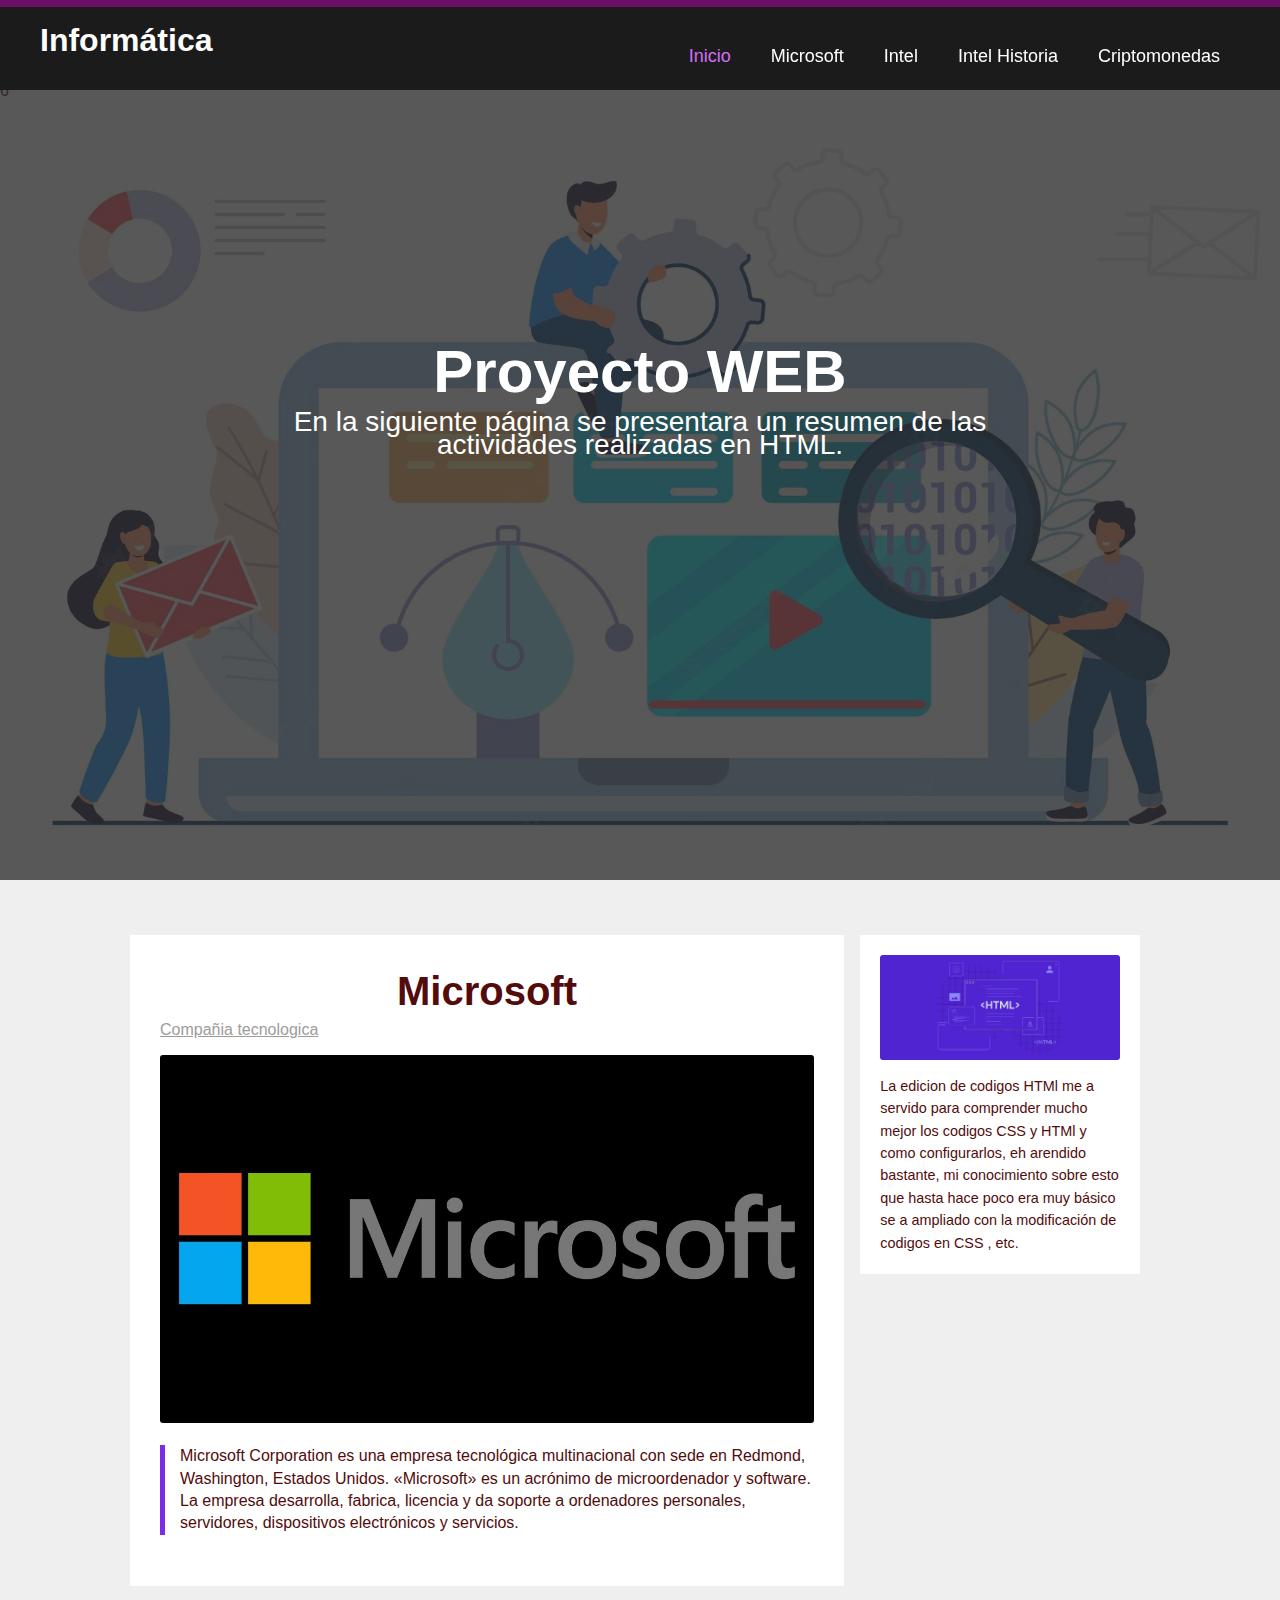
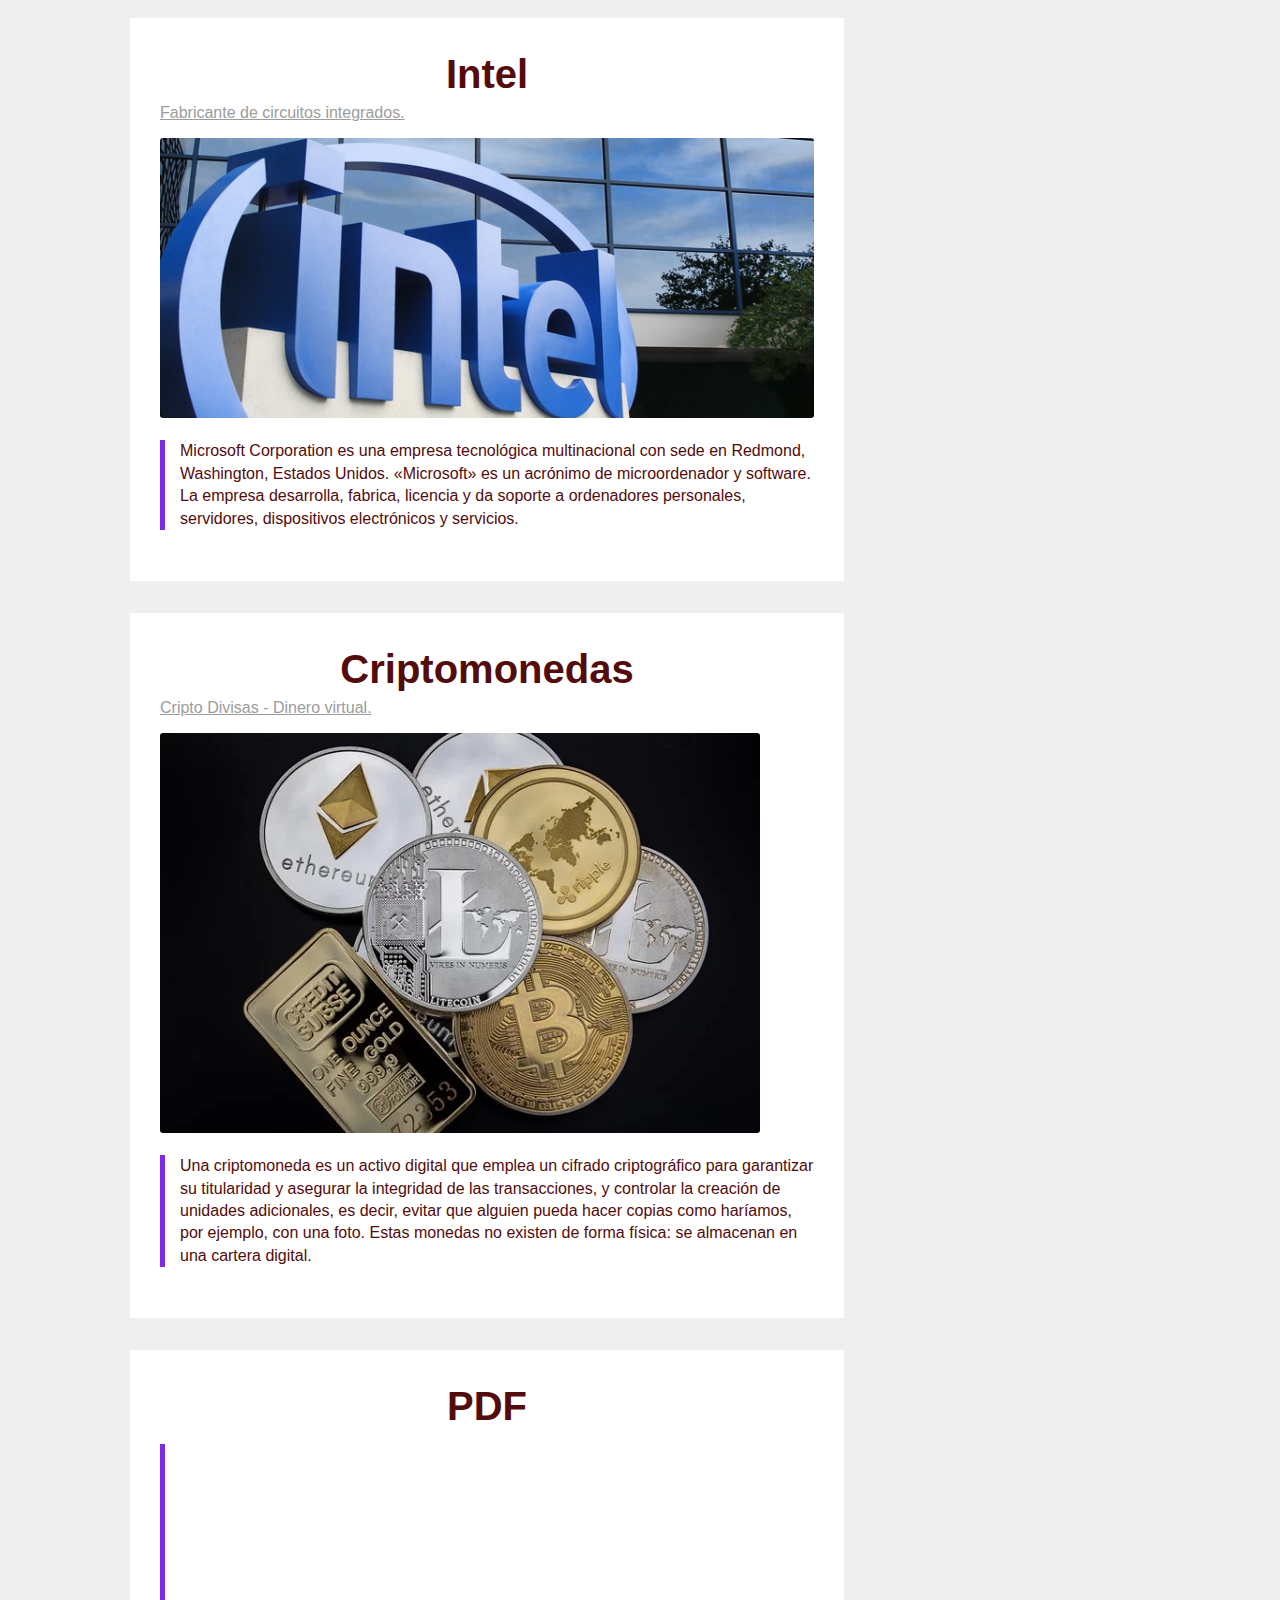
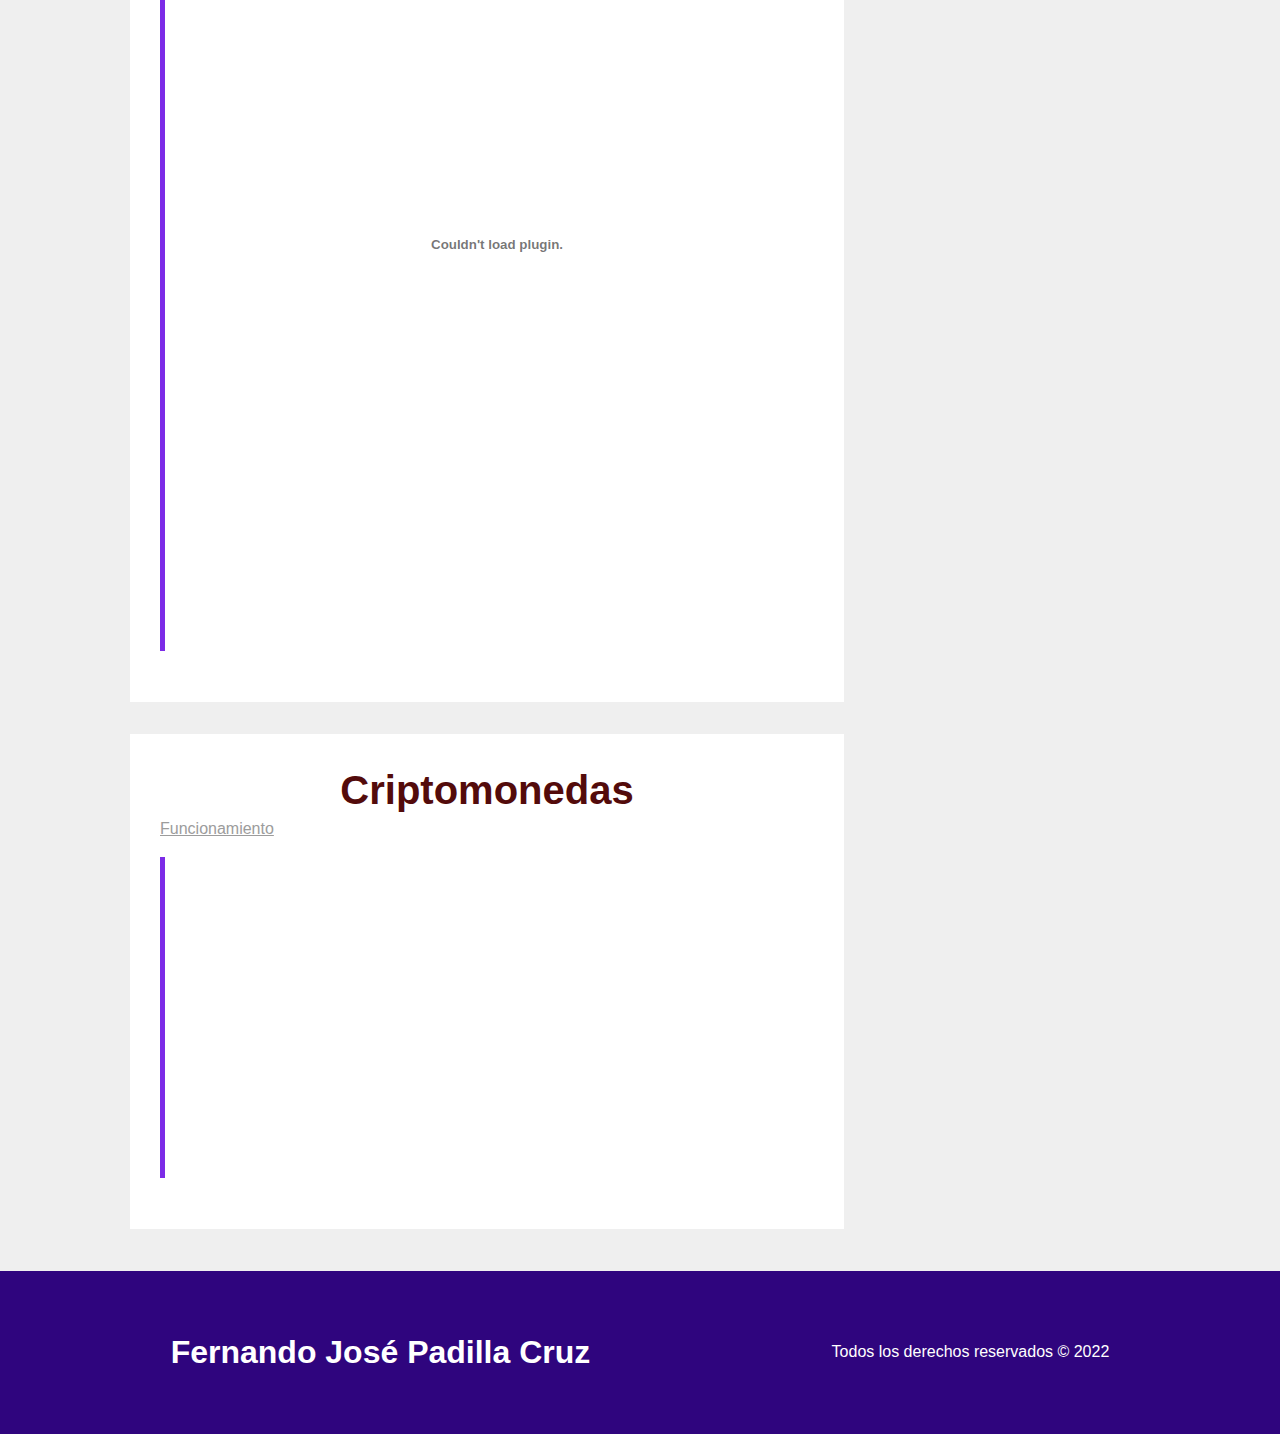
<file: index.html>
<!DOCTYPE html>
<html lang="es">
<head>
    <meta charset="UTF-8"> <!-- el navegador conocerá la codificación de caracteres -->
        <title>Proyecto Web</title>
                <link rel="stylesheet" href="https://use.fontawesome.com/releases/v5.4.2/css/all.css" integrity="sha384-/rXc/GQVaYpyDdyxK+ecHPVYJSN9bmVFBvjA/9eOB+pb3F2w2N6fc5qB9Ew5yIns" crossorigin="anonymous"> <!-- Google Fonts Awesome para poner menú al disminuir el tamaño ejemplo en celulares -->
                <meta name="viewport" content="width=device-width, user-scalable=no, initialscale=1.0, maximum-scale=1.0, minimum-scale=1.0">
             <link rel="stylesheet" href="css/estiloprincipal.css">
             <link rel="icon" type="imagen/png" href="img/bitcoinpng.png">


    <!--Es una de  las etiquetas más representativas de la web móvil, que nos permite  configurar cómo debe interpretar una página el navegador web para  móviles. -->
</head>
<body>



    <header>
 
        <div class="header-content">
        <div class="logo">
        <h1><b>Informática</b></h1>
        </div>
        <div class="menu" id="show-menu">
         <nav>
             <ul>
                 <li class="menu-selected"><a href="index.html" class="text-menu-selected">Inicio</a></li>
                 <li class="menu-selected"><a href="enlacesybotones.html">Microsoft</a> </li>
                 <li class="menu-selected"><a href="efectohover.html">Intel</a></li>
                 <li class="menu-selected"><a href="texto_imagenes.html">Intel Historia</a></li>
                 <li class="menu-selected"><a href="pagina-acercade.html">Criptomonedas</a></li>
        </ul>
        </nav>
        </div>
        </div>
        <div id="icon-menu">
        <i class="fas fa-bars"></i>
        </div>
        </header>
        <!--Portada-->
        <div class="container-all" id="move-content">
        <div class="container-cover">6
        <div class="container-info-cover">
        <h1 class="titleportada">Proyecto WEB</h1>
        <p>En la siguiente página se presentara un resumen de las actividades realizadas en HTML.</p>
        </div>
        </div>
        </div>
        
<br><br>    
<div class="container">
    <div class="section">
    <div class="col span_2_of_3">
    <div class="blog-post">
    <h1 class="blog-title">Microsoft</h1>
    <h2 class="date">Compañia tecnologica</h2>
    <img src="img/microsoftlogo.jpg" alt="">
    <p class="blog-content">Microsoft Corporation es una empresa tecnológica multinacional con sede en 
        Redmond, Washington, Estados Unidos. «Microsoft» es un acrónimo de microordenador y software.​La 
        empresa desarrolla, fabrica, licencia y da soporte a ordenadores personales, servidores, dispositivos 
        electrónicos y servicios.
    </p>
    </div>
    <div class="blog-post">
    <h1 class="blog-title">Intel</h1>
    <h2 class="date">Fabricante de circuitos integrados.</h2>
    <img src="img/intel.jpg" alt="">
    <p class="blog-content">Microsoft Corporation es una empresa tecnológica multinacional con sede en 
        Redmond, Washington, Estados Unidos. «Microsoft» es un acrónimo de microordenador y software.​La 
        empresa desarrolla, fabrica, licencia y da soporte a ordenadores personales, servidores, dispositivos 
        electrónicos y servicios.</p>
    </div>
    <div class="blog-post">
    <h1 class="blog-title">Criptomonedas</h1>
    <h2 class="date">Cripto Divisas - Dinero virtual.</h2>
    <img src="img/criptos2.webp" alt="">
    <p class="blog-content">Una criptomoneda es un activo digital que emplea un cifrado criptográfico para garantizar su titularidad y asegurar la integridad de las transacciones, y controlar la creación de unidades adicionales, es decir, evitar que alguien pueda hacer copias como haríamos, por ejemplo, con una foto. Estas monedas no existen de forma física: se almacenan en una cartera digital.
    </p>
    </div>


        
    <div class="blog-post">
    <h1 class="blog-title">PDF</h1>
    <p class="blog-content">  <embed src="Informatica.pdf" type="application/pdf" width="100%" height="800px"></p>
    </div>

    <div class="blog-post">
        <h1 class="blog-title">Criptomonedas</h1>
        <h2 class="date">Funcionamiento</h2>
        <p class="blog-content"><iframe width="560" height="315" src="https://www.youtube.com/embed/FmtyY2hmg04" title="YouTube video player" frameborder="0" allow="accelerometer; autoplay; clipboard-write; encrypted-media; gyroscope; picture-in-picture" allowfullscreen></iframe></iframe></p>
        </div>
    </div>
    </div>
    <aside class="col span1_of_3">
        <div class="side-post">
        <img src="img/edicionhtml.jpg" alt="">
        <p class="side-content">La edicion de codigos HTMl me a servido para comprender 
            mucho mejor los codigos CSS y HTMl y como configurarlos, eh arendido bastante, 
            mi conocimiento sobre esto que hasta hace poco era muy básico se a ampliado con la
            modificación de codigos en CSS , etc.</p>
        </div>
        </aside>
    </div>
    </div>
<footer>
<h1>Fernando José Padilla Cruz</h1>
<p>Todos los derechos reservados © 2022</p>
</footer>


<script src="https://code.jquery.com/jquery-3.3.1.min.js"></script>
<script src="js/scriptmenu2.js"></script>
<script src="js/script-paginaprincipal.js"></script>
<!-- Go to www.addthis.com/dashboard to customize your tools -->
<script type="text/javascript" src="//s7.addthis.com/js/300/addthis_widget.js#pubid=ra-62e206d9ec1cfbdd"></script>

</body>
</html>
</file>
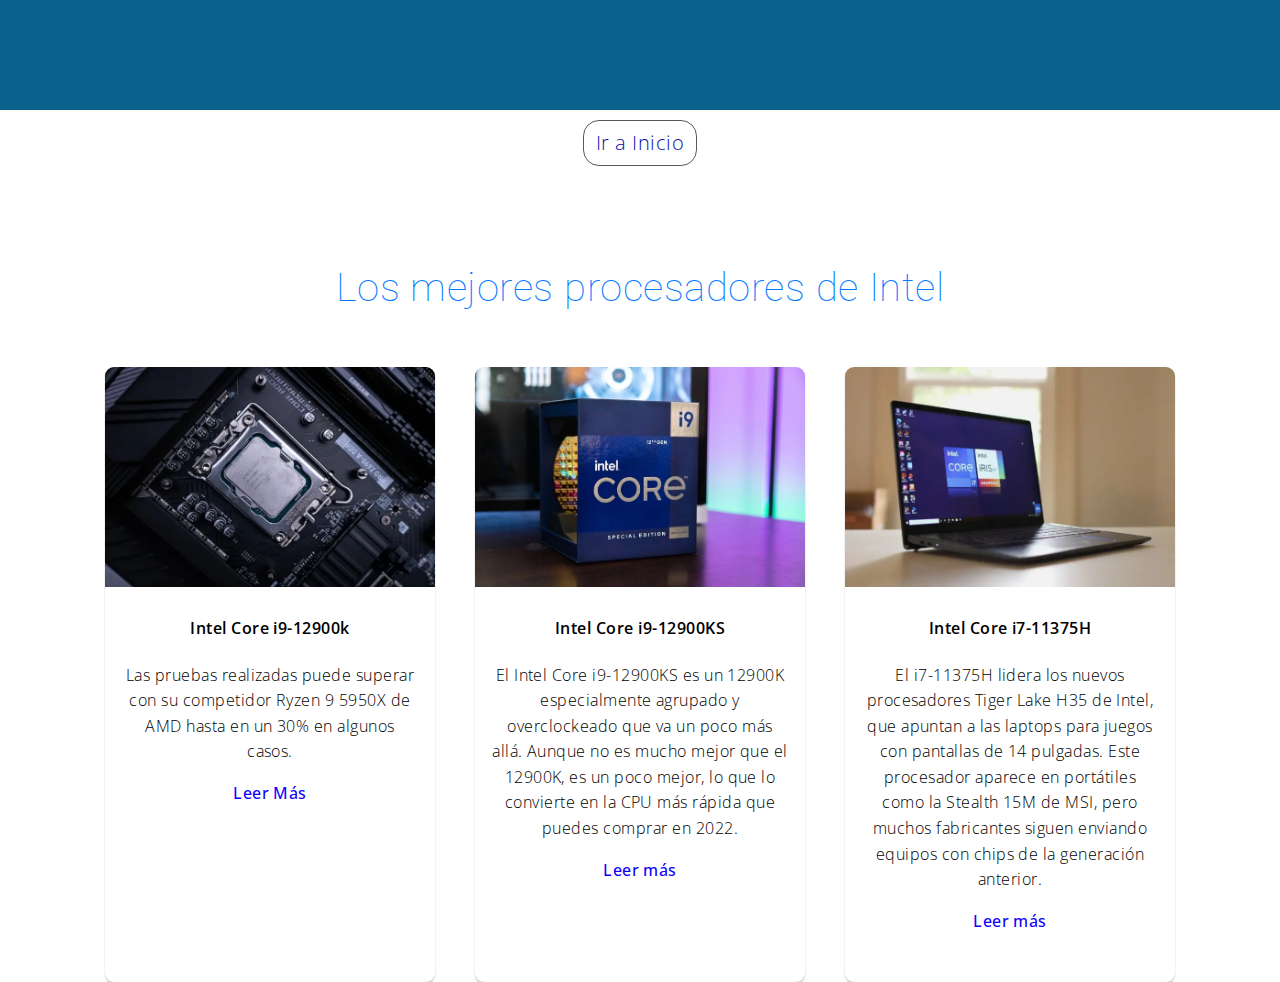
<file: efectohover.html>
<!DOCTYPE html>
<html lang="en">
<head>
    <meta charset="UTF-8">
    <meta http-equiv="X-UA-Compatible" content="IE=edge">
    <link rel="stylesheet" href="css/estilohover.css">
    <meta name="viewport" content="width=device-width, user-scalable=no, initial-scale=1.0, maximum-scale=1.0, minimum-scale=1.0">
    <title>Efecto Hover</title>
    <header>
        <input type="checkbox" id="check">
        <label for="check" class="icon-menu"></label>
        <nav class="menu">
        <ul>
        <!-- Enlace se coloca aquí -->
        <li></li>
        </ul>
        </nav>
        </header>
</head>
<body>

   <center><a href="index.html" class="boton">Ir a Inicio</a></center>
    <h1 class="title">Los mejores procesadores de Intel</h1>

    <div class="container">

        <div class="card">
            <img src="img/i912900k.webp">
            <h4>Intel Core i9-12900k</h4>
            <p>Las pruebas realizadas puede superar con su competidor Ryzen 9 5950X de AMD hasta en un 30% en algunos casos.
            </p>
             <a href="https://minecraft.fandom.com/es/wiki/Warden">Leer Más</a>
        </div>

        <div class="card">
            <img src="img/i9-12900KS.webp">
            <h4>Intel Core i9-12900KS</h4>
            <p>El Intel Core i9-12900KS es un 12900K especialmente agrupado y overclockeado que va un poco más allá. Aunque no es mucho mejor que el 12900K, es un poco mejor, lo que lo convierte en la CPU más rápida que puedes comprar en 2022.
            </p>
            <a href="https://minecraft.fandom.com/es/wiki/Allay">Leer más</a>
        </div>

        <div class="card">
            <img src="img/i7-11375H.webp">
            <h4>Intel Core i7-11375H</h4>
            <p>El i7-11375H lidera los nuevos procesadores Tiger Lake H35 de Intel, que apuntan a las laptops para juegos con pantallas de 14 pulgadas. Este procesador aparece en portátiles como la Stealth 15M de MSI, pero muchos fabricantes siguen enviando equipos con chips de la generación anterior.
            </p>
            <a href="https://minecraftpedia.fandom.com/es/wiki/Golem_de_cobre">Leer más</a>
        </div>

    </div>
</body>
</html>
</file>
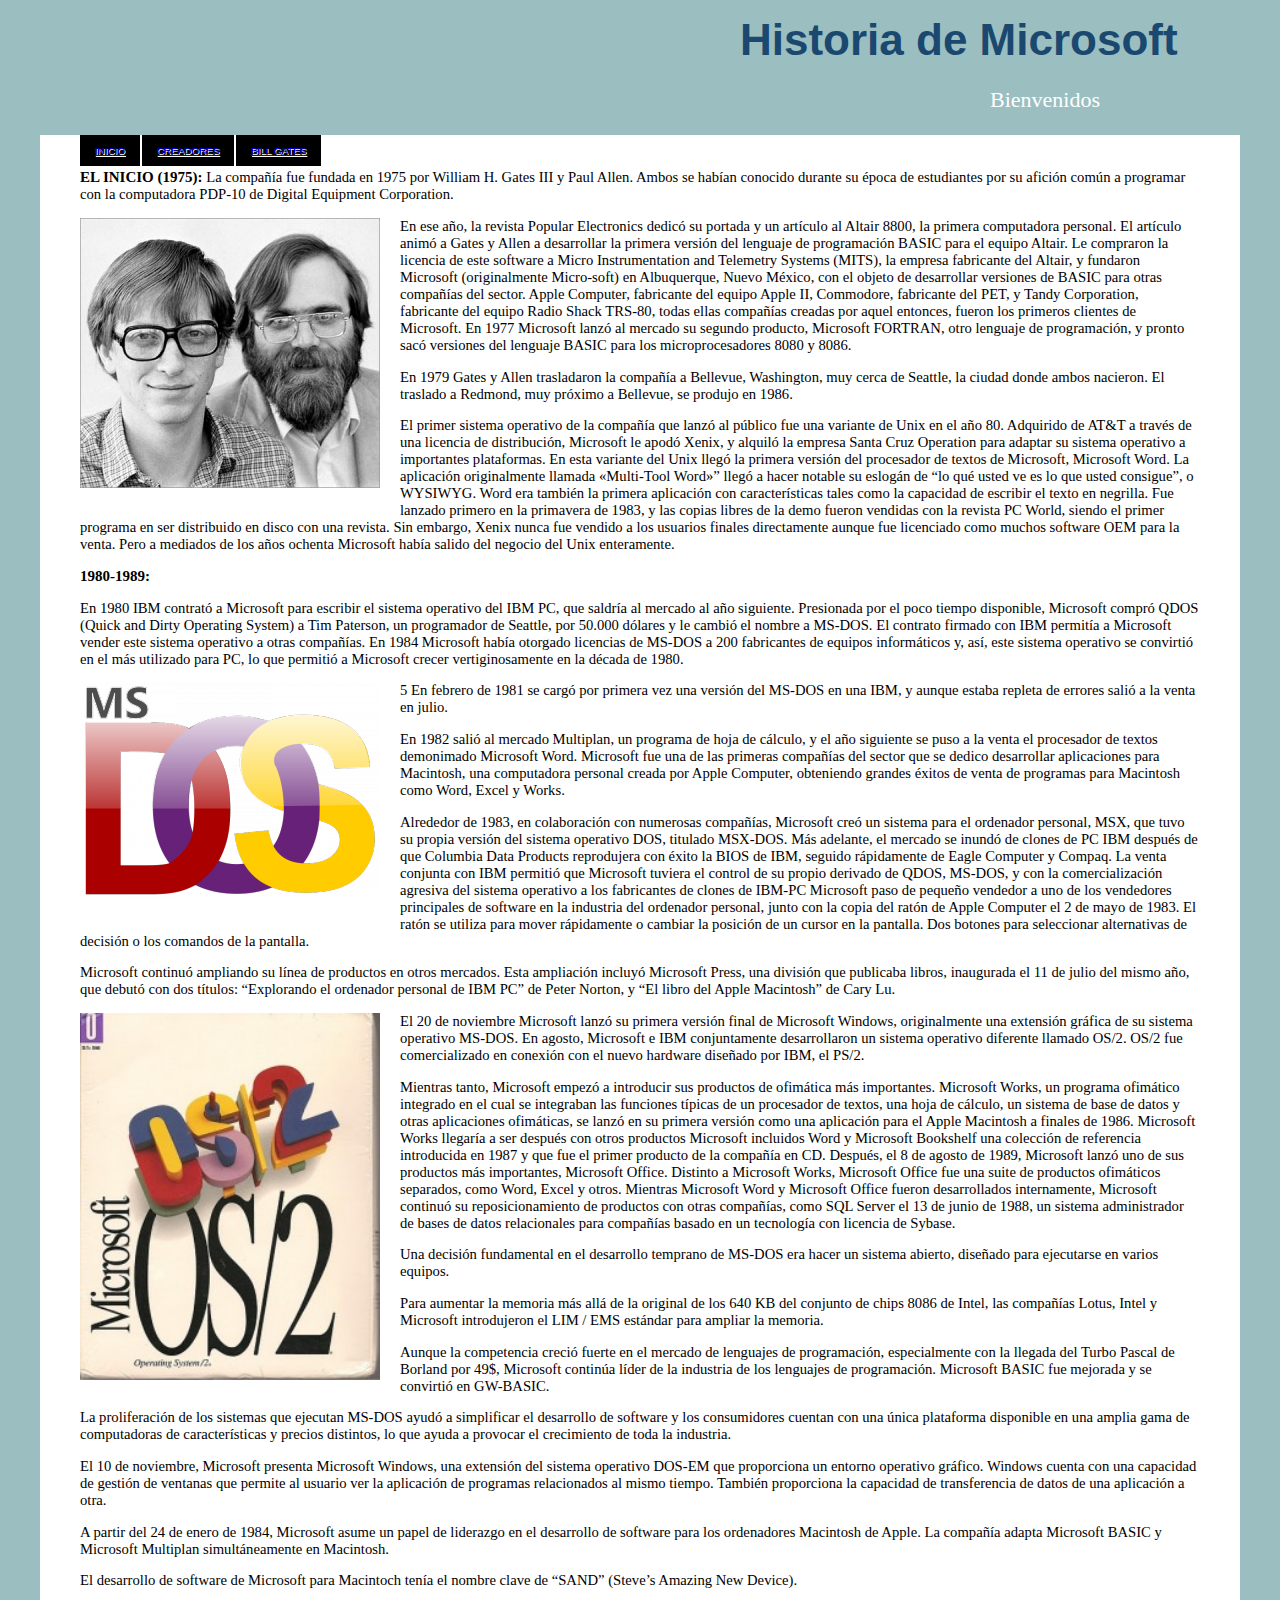
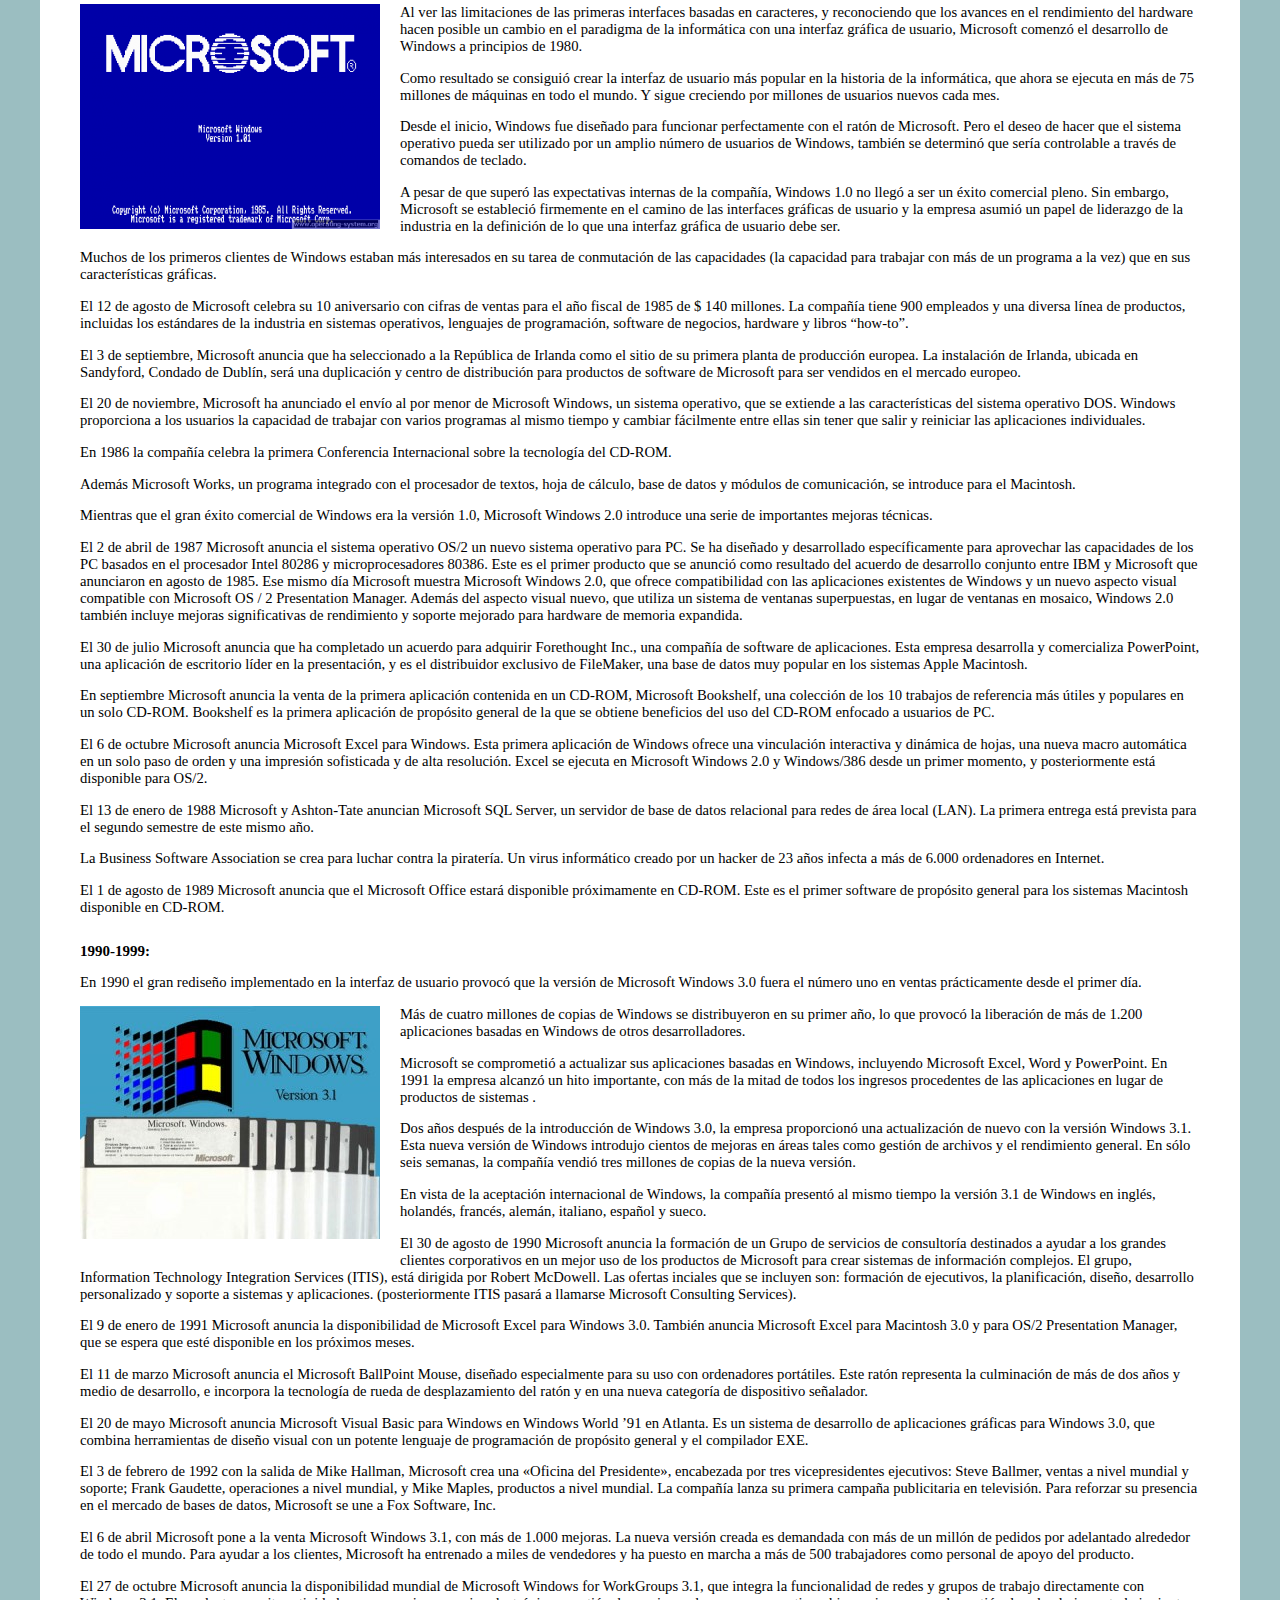
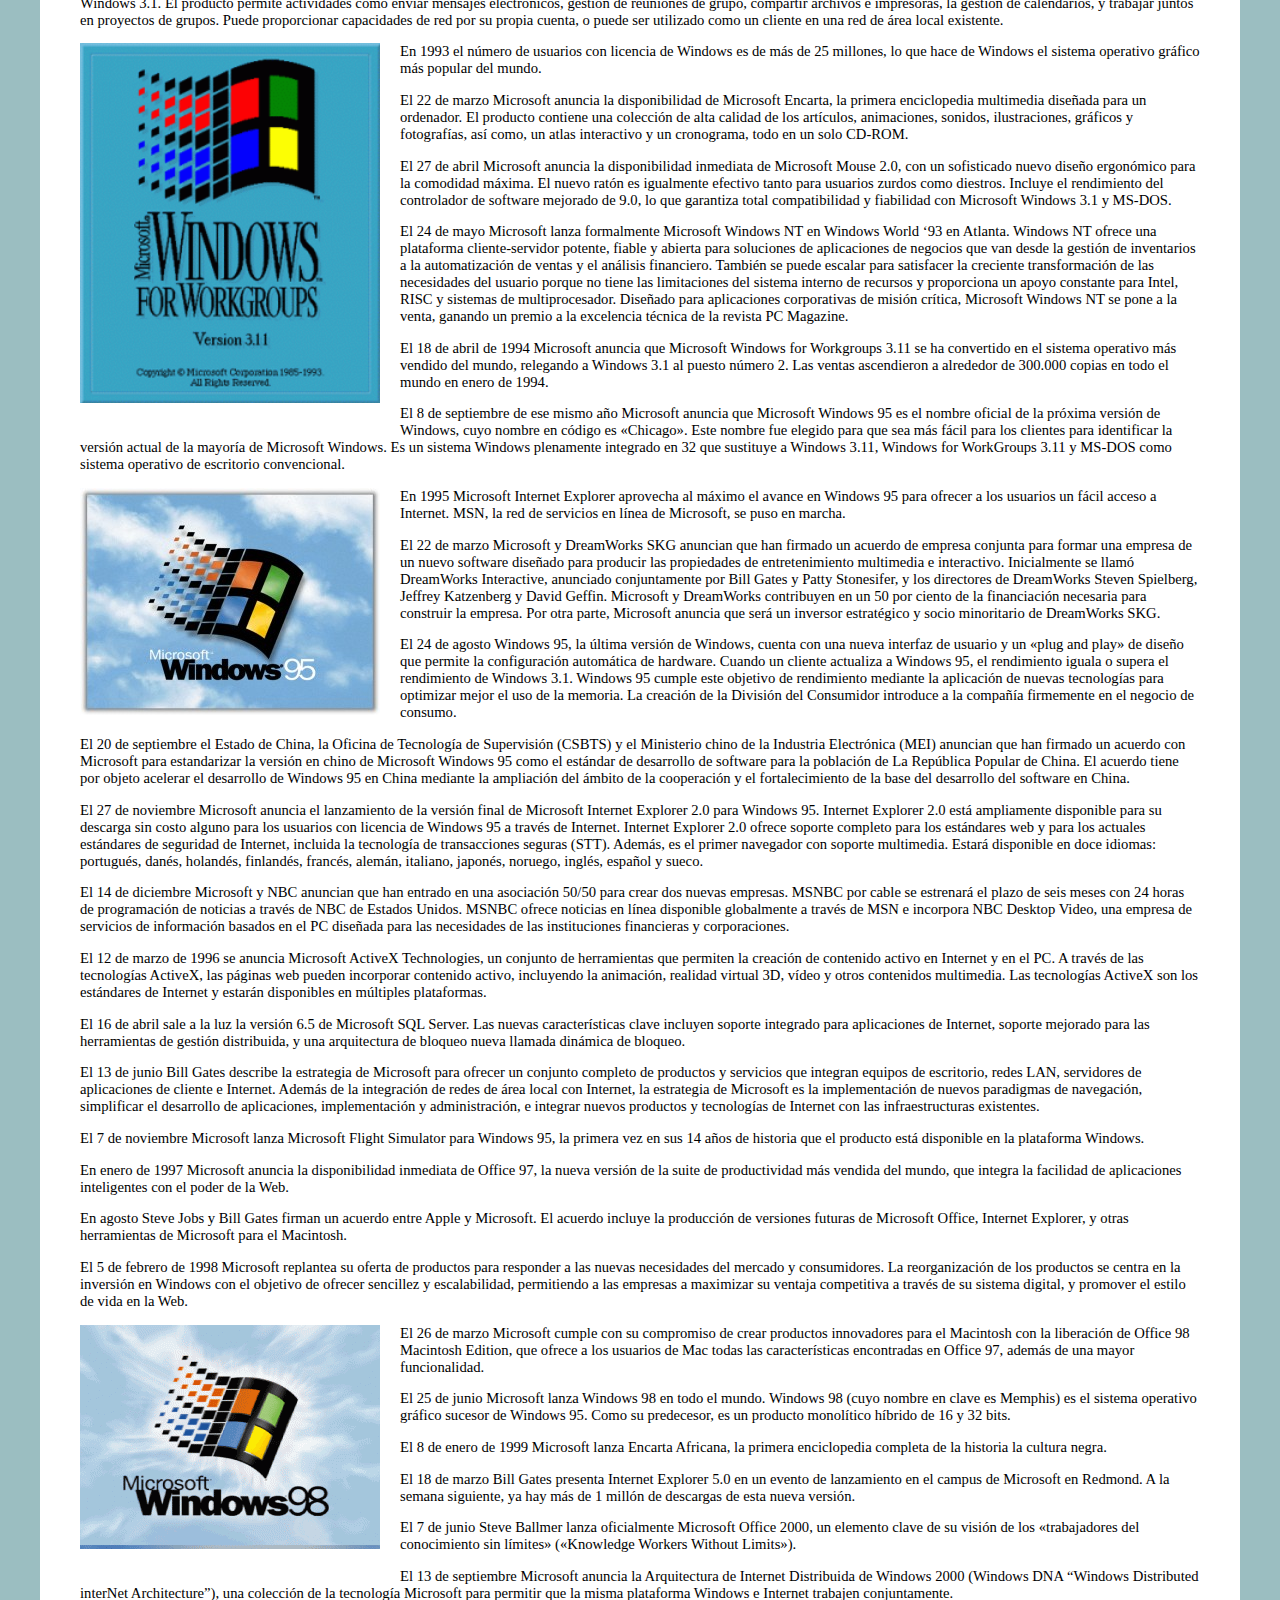
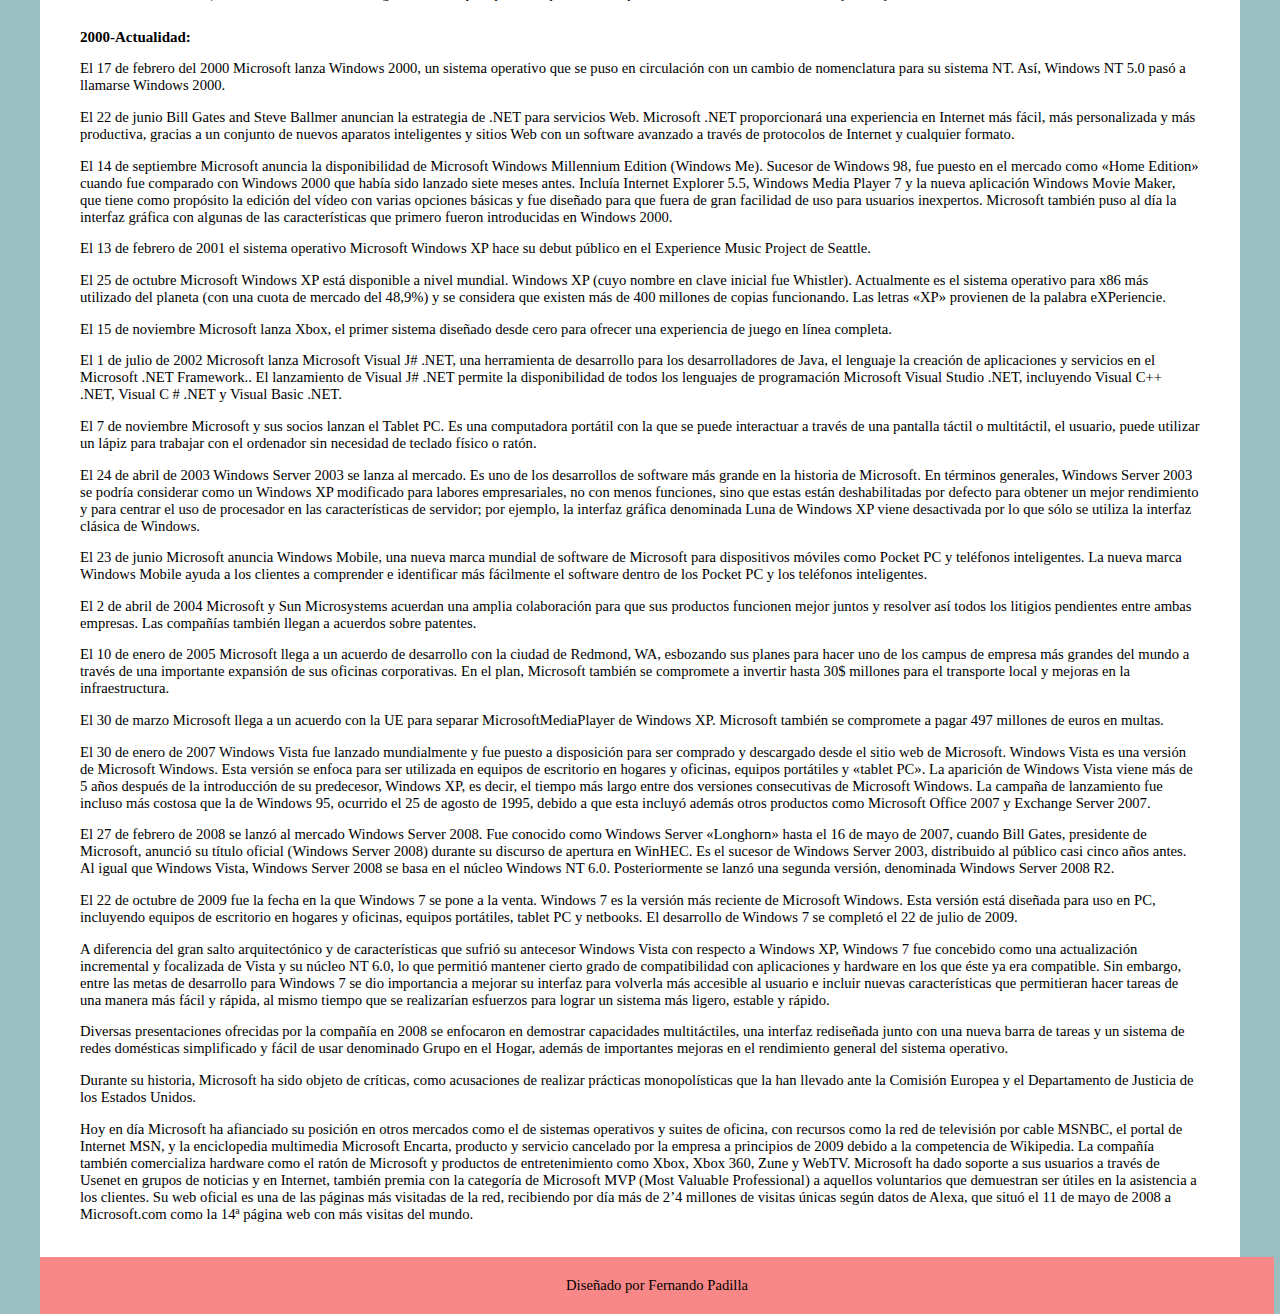
<file: enlacesybotones.html>
<!DOCTYPE html>
<html lang="en">
<head>
    <meta charset="UTF-8">
    <meta http-equiv="X-UA-Compatible" content="IE=edge">
    <meta name="viewport" content="width=device-width, initial-scale=1.0">
    <title>Página Web con HTML y CSS3</title>
    <link rel="stylesheet" href="css/estilo_enlaces_botones.css">
</head>
<body>
    <header id="imagenlogo">
        <h1><a href="enlacesybotones.html">Historia de Microsoft</a></h1>
        <p id="subtitulo">Bienvenidos</p>
    </header>

    <section>
        <nav id="menu">
            <ul>
                <li><a href="index.html">Inicio</a></li>
                <li><a href="https://curiosfera-historia.com/historia-de-microsoft/">Creadores</a></li>
                <li><a href="https://www.biografiasyvidas.com/biografia/g/gates.htm">Bill Gates</a></li>

            </ul>
        </nav>
    </section>
    <section id="seccion">
        <header>

        </header> 
        <aside id="ladoderecho">
            <p><b>EL INICIO (1975):</b>

                La compañía fue fundada en 1975 por William H. Gates III y Paul Allen. Ambos se habían conocido
                 durante su época de estudiantes por su afición común a programar con la computadora PDP-10 de 
                 Digital Equipment Corporation.</p>
                <img src="img/williamgatespaulallen.jpg" class="imgleft">
                
                <p>
                En ese año, la revista Popular Electronics dedicó su portada y un artículo al Altair 8800, la primera 
                computadora personal. El artículo animó a Gates y Allen a desarrollar la primera versión del lenguaje 
                de programación BASIC para el equipo Altair. Le compraron la licencia de este software a Micro 
                Instrumentation and Telemetry Systems (MITS), la empresa fabricante del Altair, y fundaron Microsoft 
                (originalmente Micro-soft) en Albuquerque, Nuevo México, con el objeto de desarrollar versiones de BASIC 
                para otras compañías del sector. Apple Computer, fabricante del equipo Apple II, Commodore, fabricante del
                PET, y Tandy Corporation, fabricante del equipo Radio Shack TRS-80, todas ellas compañías creadas por aquel 
                entonces, fueron los primeros clientes de Microsoft. En 1977 Microsoft lanzó al mercado su segundo producto,
                 Microsoft FORTRAN, otro lenguaje de programación, y pronto sacó versiones del lenguaje BASIC para los microprocesadores 8080 y 8086.</p>
                <p>
                En 1979 Gates y Allen trasladaron la compañía a Bellevue, Washington, muy cerca de Seattle, la ciudad donde 
                ambos nacieron. El traslado a Redmond, muy próximo a Bellevue, se produjo en 1986.</p>
                <p>
                El primer sistema operativo de la compañía que lanzó al público fue una variante de Unix en el año 80.
                Adquirido de AT&T a través de una licencia de distribución, Microsoft le apodó Xenix, y alquiló la empresa 
                Santa Cruz Operation para adaptar su sistema operativo a importantes plataformas. En esta variante del Unix
                llegó la primera versión del procesador de textos de Microsoft, Microsoft Word. La aplicación originalmente
                llamada «Multi-Tool Word»” llegó a hacer notable su eslogán de “lo qué usted ve es lo que usted consigue”,
                o WYSIWYG. Word era también la primera aplicación con características tales como la capacidad de escribir
                el texto en negrilla. Fue lanzado primero en la primavera de 1983, y las copias libres de la demo fueron 
                vendidas con la revista PC World, siendo el primer programa en ser distribuido en disco con una revista. 
                Sin embargo, Xenix nunca fue vendido a los usuarios finales directamente aunque fue licenciado como muchos 
                software OEM para la venta. Pero a mediados de los años ochenta Microsoft había salido del negocio del Unix enteramente.</p>
                
               <b> 1980-1989:</b>
                <p>
                En 1980 IBM contrató a Microsoft para escribir el sistema operativo del IBM PC, que saldría al mercado al año siguiente.
                 Presionada por el poco tiempo disponible, Microsoft compró QDOS (Quick and Dirty Operating System) a Tim Paterson, un programador
                  de Seattle, por 50.000 dólares y le cambió el nombre a MS-DOS. El contrato firmado con IBM permitía a Microsoft vender este 
                  sistema operativo a otras compañías. En 1984 Microsoft había otorgado licencias de MS-DOS a 200 fabricantes de equipos 
                  informáticos y, así, este sistema operativo se convirtió en el más utilizado para PC, lo que permitió a Microsoft crecer
                   vertiginosamente en la década de 1980.</p>
                <img src="img/dos.png" class="imgright"> 
                
                <p>5
                En febrero de 1981 se cargó por primera vez una versión del MS-DOS en una IBM, y aunque estaba repleta de errores salió a la venta en julio.
                </p>
                <p>
                En 1982 salió al mercado Multiplan, un programa de hoja de cálculo, y el año siguiente se puso a la venta el procesador de textos 
                demonimado Microsoft Word. Microsoft fue una de las primeras compañías del sector que se dedico desarrollar aplicaciones para Macintosh,
                 una computadora personal creada por Apple Computer, obteniendo grandes éxitos de venta de programas para Macintosh como Word, Excel y Works.
                </p>
                <p>
                Alrededor de 1983, en colaboración con numerosas compañías, Microsoft creó un sistema para el ordenador personal, MSX, que tuvo su propia 
                versión del sistema operativo DOS, titulado MSX-DOS. Más adelante, el mercado se inundó de clones de PC IBM después de que Columbia Data 
                Products reprodujera con éxito la BIOS de IBM, seguido rápidamente de Eagle Computer y Compaq. La venta conjunta con IBM permitió que 
                Microsoft tuviera el control de su propio derivado de QDOS, MS-DOS, y con la comercialización agresiva del sistema operativo a los fabricantes
                 de clones de IBM-PC Microsoft paso de pequeño vendedor a uno de los vendedores principales de software en la industria del ordenador personal,
                  junto con la copia del ratón de Apple Computer el 2 de mayo de 1983. El ratón se utiliza para mover rápidamente o cambiar la posición de un 
                  cursor en la pantalla. Dos botones para seleccionar alternativas de decisión o los comandos de la pantalla.</p>
                <p>
                Microsoft continuó ampliando su línea de productos en otros mercados. Esta ampliación incluyó Microsoft Press, una división que publicaba
                 libros, inaugurada el 11 de julio del mismo año, que debutó con dos títulos: “Explorando el ordenador personal de IBM PC” de Peter Norton,
                  y “El libro del Apple Macintosh” de Cary Lu.</p>
                  <img src="img/os2microsoft.jpg">
                  <p>
                El 20 de noviembre Microsoft lanzó su primera versión final de Microsoft Windows, originalmente una extensión gráfica de su sistema
                 operativo MS-DOS. En agosto, Microsoft e IBM conjuntamente desarrollaron un sistema operativo diferente llamado OS/2. OS/2 fue 
                 comercializado en conexión con el nuevo hardware diseñado por IBM, el PS/2.</p>
               
                
                <p>
                Mientras tanto, Microsoft empezó a introducir sus productos de ofimática más importantes. Microsoft Works, un programa ofimático 
                integrado en el cual se integraban las funciones típicas de un procesador de textos, una hoja de cálculo, un sistema de base de 
                datos y otras aplicaciones ofimáticas, se lanzó en su primera versión como una aplicación para el Apple Macintosh a finales de 
                1986. Microsoft Works llegaría a ser después con otros productos Microsoft incluidos Word y Microsoft Bookshelf una colección
                 de referencia introducida en 1987 y que fue el primer producto de la compañía en CD. Después, el 8 de agosto de 1989, Microsoft 
                 lanzó uno de sus productos más importantes, Microsoft Office. Distinto a Microsoft Works, Microsoft Office fue una suite de
                  productos ofimáticos separados, como Word, Excel y otros. Mientras Microsoft Word y Microsoft Office fueron desarrollados
                   internamente, Microsoft continuó su reposicionamiento de productos con otras compañías, como SQL Server el 13 de junio de 
                   1988, un sistema administrador de bases de datos relacionales para compañías basado en un tecnología con licencia de Sybase.
                </p>
                <p>
                Una decisión fundamental en el desarrollo temprano de MS-DOS era hacer un sistema abierto, diseñado para ejecutarse en varios equipos.</p>
                
                <p>
                Para aumentar la memoria más allá de la original de los 640 KB del conjunto de chips 8086 de Intel, las compañías Lotus, Intel
                 y Microsoft introdujeron el LIM / EMS estándar para ampliar la memoria.</p>
                
                 <p>
                Aunque la competencia creció fuerte en el mercado de lenguajes de programación, especialmente con la llegada del Turbo Pascal 
                de Borland por 49$, Microsoft continúa líder de la industria de los lenguajes de programación. Microsoft BASIC fue mejorada y se convirtió en GW-BASIC.</p>
                
                <p>
                La proliferación de los sistemas que ejecutan MS-DOS ayudó a simplificar el desarrollo de software y los consumidores cuentan
                 con una única plataforma disponible en una amplia gama de computadoras de características y precios distintos, lo que ayuda
                  a provocar el crecimiento de toda la industria.</p>
                
                  <p>
                El 10 de noviembre, Microsoft presenta Microsoft Windows, una extensión del sistema operativo DOS-EM que proporciona un entorno 
                operativo gráfico. Windows cuenta con una capacidad de gestión de ventanas que permite al usuario ver la aplicación de programas 
                relacionados al mismo tiempo. También proporciona la capacidad de transferencia de datos de una aplicación a otra.</p>
                
                <p>
                A partir del 24 de enero de 1984, Microsoft asume un papel de liderazgo en el desarrollo de software para los ordenadores 
                Macintosh de Apple. La compañía adapta Microsoft BASIC y Microsoft Multiplan simultáneamente en Macintosh.</p>
                
                <p>
                El desarrollo de software de Microsoft para Macintoch tenía el nombre clave de “SAND” (Steve’s Amazing New Device).</p>
                <img src="img/microsoft1.0.1.png">
                <p>
                Al ver las limitaciones de las primeras interfaces basadas en caracteres, y reconociendo que los avances en el rendimiento del 
                hardware hacen posible un cambio en el paradigma de la informática con una interfaz gráfica de usuario, Microsoft comenzó el 
                desarrollo de Windows a principios de 1980.</p>
                
                
                <p>
                Como resultado se consiguió crear la interfaz de usuario más popular en la historia de la informática, que ahora se ejecuta en 
                más de 75 millones de máquinas en todo el mundo. Y sigue creciendo por millones de usuarios nuevos cada mes.</p>
                
                <p>
                Desde el inicio, Windows fue diseñado para funcionar perfectamente con el ratón de Microsoft. Pero el deseo de hacer que el sistema 
                operativo pueda ser utilizado por un amplio número de usuarios de Windows, también se determinó que sería controlable a través de 
                comandos de teclado.</p>
                
                <p>
                A pesar de que superó las expectativas internas de la compañía, Windows 1.0 no llegó a ser un éxito comercial pleno. Sin embargo,
                 Microsoft se estableció firmemente en el camino de las interfaces gráficas de usuario y la empresa asumió un papel de liderazgo 
                 de la industria en la definición de lo que una interfaz gráfica de usuario debe ser.</p>

                 <p>
                Muchos de los primeros clientes de Windows estaban más interesados en su tarea de conmutación de las capacidades 
                (la capacidad para trabajar con más de un programa a la vez) que en sus características gráficas.</p>
                
                <p>
                El 12 de agosto de Microsoft celebra su 10 aniversario con cifras de ventas para el año fiscal de 1985 de $ 140 millones. 
                La compañía tiene 900 empleados y una diversa línea de productos, incluidas los estándares de la industria en sistemas
                 operativos, lenguajes de programación, software de negocios, hardware y libros “how-to”.</p>
                
                <p>
                El 3 de septiembre, Microsoft anuncia que ha seleccionado a la República de Irlanda como el sitio de su primera planta de 
                producción europea. La instalación de Irlanda, ubicada en Sandyford, Condado de Dublín, será una duplicación y centro de
                distribución para productos de software de Microsoft para ser vendidos en el mercado europeo.</p>
                
                <p>
                El 20 de noviembre, Microsoft ha anunciado el envío al por menor de Microsoft Windows, un sistema operativo, que se extiende
                 a las características del sistema operativo DOS. Windows proporciona a los usuarios la capacidad de trabajar con varios 
                 programas al mismo tiempo y cambiar fácilmente entre ellas sin tener que salir y reiniciar las aplicaciones individuales.
                </p>

                <p>
                En 1986 la compañía celebra la primera Conferencia Internacional sobre la tecnología del CD-ROM.
            </p>
                <p>
                Además Microsoft Works, un programa integrado con el procesador de textos, hoja de cálculo, base de datos y módulos de comunicación,
                 se introduce para el Macintosh.</p>
                <p>
                Mientras que el gran éxito comercial de Windows era la versión 1.0, Microsoft Windows 2.0 introduce una serie de importantes mejoras técnicas.
            </p>
                
            <p>
                El 2 de abril de 1987 Microsoft anuncia el sistema operativo OS/2 un nuevo sistema operativo para PC. Se ha diseñado y desarrollado 
                específicamente para aprovechar las capacidades de los PC basados en el procesador Intel 80286 y microprocesadores 80386. Este es el
                 primer producto que se anunció como resultado del acuerdo de desarrollo conjunto entre IBM y Microsoft que anunciaron en agosto de 
                 1985. Ese mismo día Microsoft muestra Microsoft Windows 2.0, que ofrece compatibilidad con las aplicaciones existentes de Windows y
                  un nuevo aspecto visual compatible con Microsoft OS / 2 Presentation Manager. Además del aspecto visual nuevo, que utiliza un sistema 
                  de ventanas superpuestas, en lugar de ventanas en mosaico, Windows 2.0 también incluye mejoras significativas de rendimiento y soporte 
                  mejorado para hardware de memoria expandida.</p>
                  <p>
                El 30 de julio Microsoft anuncia que ha completado un acuerdo para adquirir Forethought Inc., una compañía de software de aplicaciones. 
                Esta empresa desarrolla y comercializa PowerPoint, una aplicación de escritorio líder en la presentación, y es el distribuidor exclusivo 
                de FileMaker, una base de datos muy popular en los sistemas Apple Macintosh.</p>
                <p>
                En septiembre Microsoft anuncia la venta de la primera aplicación contenida en un CD-ROM, Microsoft Bookshelf, una colección de los 10 
                trabajos de referencia más útiles y populares en un solo CD-ROM. Bookshelf es la primera aplicación de propósito general de la que se
                 obtiene beneficios del uso del CD-ROM enfocado a usuarios de PC.</p>
                 <p>
                El 6 de octubre Microsoft anuncia Microsoft Excel para Windows. Esta primera aplicación de Windows ofrece una vinculación interactiva y
                 dinámica de hojas, una nueva macro automática en un solo paso de orden y una impresión sofisticada y de alta resolución. Excel se ejecuta
                  en Microsoft Windows 2.0 y Windows/386 desde un primer momento, y posteriormente está disponible para OS/2.</p>
                  <p>
                El 13 de enero de 1988 Microsoft y Ashton-Tate anuncian Microsoft SQL Server, un servidor de base de datos relacional para redes de área 
                local (LAN). La primera entrega está prevista para el segundo semestre de este mismo año.</p>
                <p>
                La Business Software Association se crea para luchar contra la piratería. Un virus informático creado por un hacker de 23 años infecta a 
                más de 6.000 ordenadores en Internet.</p>
                <p>
                El 1 de agosto de 1989 Microsoft anuncia que el Microsoft Office estará disponible próximamente en CD-ROM. Este es el primer software de 
                propósito general para los sistemas Macintosh disponible en CD-ROM.</p>
                <br>
                <b> 1990-1999:</b>
                <br>
                <p>
                En 1990 el gran rediseño implementado en la interfaz de usuario provocó que la versión de Microsoft Windows 3.0 fuera el número uno en
                 ventas prácticamente desde el primer día.</p>
                <img src="img/windows3.1.jpg">
                
                 <p>
                Más de cuatro millones de copias de Windows se distribuyeron en su primer año, lo que provocó la liberación de más de 1.200 aplicaciones
                basadas en Windows de otros desarrolladores.</p>
                <p>
                Microsoft se comprometió a actualizar sus aplicaciones basadas en Windows, incluyendo Microsoft Excel, Word y PowerPoint. En 1991 la empresa 
                alcanzó un hito importante, con más de la mitad de todos los ingresos procedentes de las aplicaciones en lugar de productos de sistemas .</p>
                <p>
                Dos años después de la introducción de Windows 3.0, la empresa proporcionó una actualización de nuevo con la versión Windows 3.1. Esta nueva 
                versión de Windows introdujo cientos de mejoras en áreas tales como gestión de archivos y el rendimiento general. En sólo seis semanas, la
                 compañía vendió tres millones de copias de la nueva versión.</p>
                 <p>
                En vista de la aceptación internacional de Windows, la compañía presentó al mismo tiempo la versión 3.1 de Windows en inglés, holandés, francés,
                 alemán, italiano, español y sueco.</p>
                 <p>
                El 30 de agosto de 1990 Microsoft anuncia la formación de un Grupo de servicios de consultoría destinados a ayudar a los grandes clientes 
                corporativos en un mejor uso de los productos de Microsoft para crear sistemas de información complejos. El grupo, Information Technology 
                Integration Services (ITIS), está dirigida por Robert McDowell. Las ofertas inciales que se incluyen son: formación de ejecutivos, la planificación,
                 diseño, desarrollo personalizado y soporte a sistemas y aplicaciones. (posteriormente ITIS pasará a llamarse Microsoft Consulting Services).</p>
                 <p>
                El 9 de enero de 1991 Microsoft anuncia la disponibilidad de Microsoft Excel para Windows 3.0. También anuncia Microsoft Excel para Macintosh 
                3.0 y para OS/2 Presentation Manager, que se espera que esté disponible en los próximos meses.</p>
                <p>
                El 11 de marzo Microsoft anuncia el Microsoft BallPoint Mouse, diseñado especialmente para su uso con ordenadores portátiles. Este ratón representa 
                la culminación de más de dos años y medio de desarrollo, e incorpora la tecnología de rueda de desplazamiento del ratón y en una nueva categoría de 
                dispositivo señalador.</p>
                <p>
                El 20 de mayo Microsoft anuncia Microsoft Visual Basic para Windows en Windows World ’91 en Atlanta. Es un sistema de desarrollo de aplicaciones 
                gráficas para Windows 3.0, que combina herramientas de diseño visual con un potente lenguaje de programación de propósito general y el compilador EXE.</p>
                <p>
                El 3 de febrero de 1992 con la salida de Mike Hallman, Microsoft crea una «Oficina del Presidente», encabezada por tres vicepresidentes ejecutivos: 
                Steve Ballmer, ventas a nivel mundial y soporte; Frank Gaudette, operaciones a nivel mundial, y Mike Maples, productos a nivel mundial. La compañía 
                lanza su primera campaña publicitaria en televisión. Para reforzar su presencia en el mercado de bases de datos, Microsoft se une a Fox Software, Inc.</p>
                <p>
                El 6 de abril Microsoft pone a la venta Microsoft Windows 3.1, con más de 1.000 mejoras. La nueva versión creada es demandada con más de un millón
                 de pedidos por adelantado alrededor de todo el mundo. Para ayudar a los clientes, Microsoft ha entrenado a miles de vendedores y ha puesto en marcha
                  a más de 500 trabajadores como personal de apoyo del producto.</p>
                  <p>
                El 27 de octubre Microsoft anuncia la disponibilidad mundial de Microsoft Windows for WorkGroups 3.1, que integra la funcionalidad de redes y grupos 
                de trabajo directamente con Windows 3.1. El producto permite actividades como enviar mensajes electrónicos, gestión de reuniones de grupo, compartir
                 archivos e impresoras, la gestión de calendarios, y trabajar juntos en proyectos de grupos. Puede proporcionar capacidades de red por su propia cuenta,
                  o puede ser utilizado como un cliente en una red de área local existente.</p>
                <img src="img/microsof3.11.gif">
                
                  <p>
                En 1993 el número de usuarios con licencia de Windows es de más de 25 millones, lo que hace de Windows el sistema operativo gráfico más popular del mundo.</p>
                <p>
                El 22 de marzo Microsoft anuncia la disponibilidad de Microsoft Encarta, la primera enciclopedia multimedia diseñada para un ordenador. El producto 
                contiene una colección de alta calidad de los artículos, animaciones, sonidos, ilustraciones, gráficos y fotografías, así como, un atlas interactivo
                 y un cronograma, todo en un solo CD-ROM.</p>
                 <p>
                El 27 de abril Microsoft anuncia la disponibilidad inmediata de Microsoft Mouse 2.0, con un sofisticado nuevo diseño ergonómico para la comodidad
                 máxima. El nuevo ratón es igualmente efectivo tanto para usuarios zurdos como diestros. Incluye el rendimiento del controlador de software mejorado
                  de 9.0, lo que garantiza total compatibilidad y fiabilidad con Microsoft Windows 3.1 y MS-DOS.</p>
                  <p>
                El 24 de mayo Microsoft lanza formalmente Microsoft Windows NT en Windows World ‘93 en Atlanta. Windows NT ofrece una plataforma cliente-servidor
                 potente, fiable y abierta para soluciones de aplicaciones de negocios que van desde la gestión de inventarios a la automatización de ventas y el
                  análisis financiero. También se puede escalar para satisfacer la creciente transformación de las necesidades del usuario porque no tiene las 
                  limitaciones del sistema interno de recursos y proporciona un apoyo constante para Intel, RISC y sistemas de multiprocesador. Diseñado para 
                  aplicaciones corporativas de misión crítica, Microsoft Windows NT se pone a la venta, ganando un premio a la excelencia técnica de la revista PC Magazine.</p>
                  <p>
                El 18 de abril de 1994 Microsoft anuncia que Microsoft Windows for Workgroups 3.11 se ha convertido en el sistema operativo más vendido del mundo, 
                relegando a Windows 3.1 al puesto número 2. Las ventas ascendieron a alrededor de 300.000 copias en todo el mundo en enero de 1994.</p>
                <p>
                El 8 de septiembre de ese mismo año Microsoft anuncia que Microsoft Windows 95 es el nombre oficial de la próxima versión de Windows, cuyo nombre
                 en código es «Chicago». Este nombre fue elegido para que sea más fácil para los clientes para identificar la versión actual de la mayoría de 
                 Microsoft Windows. Es un sistema Windows plenamente integrado en 32 que sustituye a Windows 3.11, Windows for WorkGroups 3.11 y MS-DOS como 
                 sistema operativo de escritorio convencional.</p>
                <img src="img/windows95.jpg">
                
                 <p>
                En 1995 Microsoft Internet Explorer aprovecha al máximo el avance en Windows 95 para ofrecer a los usuarios un fácil acceso a Internet. MSN, la red 
                de servicios en línea de Microsoft, se puso en marcha.</p>
                <p>
                El 22 de marzo Microsoft y DreamWorks SKG anuncian que han firmado un acuerdo de empresa conjunta para formar una empresa de un nuevo software 
                diseñado para producir las propiedades de entretenimiento multimedia e interactivo. Inicialmente se llamó DreamWorks Interactive, anunciado 
                conjuntamente por Bill Gates y Patty Stonesifer, y los directores de DreamWorks Steven Spielberg, Jeffrey Katzenberg y David Geffin. Microsoft
                 y DreamWorks contribuyen en un 50 por ciento de la financiación necesaria para construir la empresa. Por otra parte, Microsoft anuncia que será
                  un inversor estratégico y socio minoritario de DreamWorks SKG.</p>
                  <p>
                El 24 de agosto Windows 95, la última versión de Windows, cuenta con una nueva interfaz de usuario y un «plug and play» de diseño que permite
                 la configuración automática de hardware. Cuando un cliente actualiza a Windows 95, el rendimiento iguala o supera el rendimiento de Windows 3.1. 
                 Windows 95 cumple este objetivo de rendimiento mediante la aplicación de nuevas tecnologías para optimizar mejor el uso de la memoria. La 
                 creación de la División del Consumidor introduce a la compañía firmemente en el negocio de consumo.</p>
                 <p>
                El 20 de septiembre el Estado de China, la Oficina de Tecnología de Supervisión (CSBTS) y el Ministerio chino de la Industria Electrónica (MEI) 
                anuncian que han firmado un acuerdo con Microsoft para estandarizar la versión en chino de Microsoft Windows 95 como el estándar de desarrollo 
                de software para la población de La República Popular de China. El acuerdo tiene por objeto acelerar el desarrollo de Windows 95 en China mediante
                 la ampliación del ámbito de la cooperación y el fortalecimiento de la base del desarrollo del software en China.</p>
                 <p>
                El 27 de noviembre Microsoft anuncia el lanzamiento de la versión final de Microsoft Internet Explorer 2.0 para Windows 95. Internet Explorer 
                2.0 está ampliamente disponible para su descarga sin costo alguno para los usuarios con licencia de Windows 95 a través de Internet. Internet
                 Explorer 2.0 ofrece soporte completo para los estándares web y para los actuales estándares de seguridad de Internet, incluida la tecnología 
                 de transacciones seguras (STT). Además, es el primer navegador con soporte multimedia. Estará disponible en doce idiomas: portugués, danés, 
                 holandés, finlandés, francés, alemán, italiano, japonés, noruego, inglés, español y sueco.</p>
                 <p>
                El 14 de diciembre Microsoft y NBC anuncian que han entrado en una asociación 50/50 para crear dos nuevas empresas. MSNBC por cable se estrenará 
                el plazo de seis meses con 24 horas de programación de noticias a través de NBC de Estados Unidos. MSNBC ofrece noticias en línea disponible 
                globalmente a través de MSN e incorpora NBC Desktop Video, una empresa de servicios de información basados en el PC diseñada para las necesidades
                 de las instituciones financieras y corporaciones.</p>
                 <p>
                El 12 de marzo de 1996 se anuncia Microsoft ActiveX Technologies, un conjunto de herramientas que permiten la creación de contenido activo en
                 Internet y en el PC. A través de las tecnologías ActiveX, las páginas web pueden incorporar contenido activo, incluyendo la animación, realidad 
                 virtual 3D, vídeo y otros contenidos multimedia. Las tecnologías ActiveX son los estándares de Internet y estarán disponibles en múltiples plataformas.</p>
                 <p>
                El 16 de abril sale a la luz la versión 6.5 de Microsoft SQL Server. Las nuevas características clave incluyen soporte integrado para aplicaciones
                 de Internet, soporte mejorado para las herramientas de gestión distribuida, y una arquitectura de bloqueo nueva llamada dinámica de bloqueo.</p>
                 <p>
                El 13 de junio Bill Gates describe la estrategia de Microsoft para ofrecer un conjunto completo de productos y servicios que integran equipos
                 de escritorio, redes LAN, servidores de aplicaciones de cliente e Internet. Además de la integración de redes de área local con Internet, la
                  estrategia de Microsoft es la implementación de nuevos paradigmas de navegación, simplificar el desarrollo de aplicaciones, implementación 
                  y administración, e integrar nuevos productos y tecnologías de Internet con las infraestructuras existentes.</p>
                  <p>
                El 7 de noviembre Microsoft lanza Microsoft Flight Simulator para Windows 95, la primera vez en sus 14 años de historia que el producto está
                 disponible en la plataforma Windows.</p>
                 <p>
                En enero de 1997 Microsoft anuncia la disponibilidad inmediata de Office 97, la nueva versión de la suite de productividad más vendida del
                 mundo, que integra la facilidad de aplicaciones inteligentes con el poder de la Web.</p>
                 <p>
                En agosto Steve Jobs y Bill Gates firman un acuerdo entre Apple y Microsoft. El acuerdo incluye la producción de versiones futuras de Microsoft
                 Office, Internet Explorer, y otras herramientas de Microsoft para el Macintosh.</p>
                 <p>
                El 5 de febrero de 1998 Microsoft replantea su oferta de productos para responder a las nuevas necesidades del mercado y consumidores. La
                 reorganización de los productos se centra en la inversión en Windows con el objetivo de ofrecer sencillez y escalabilidad, permitiendo a 
                 las empresas a maximizar su ventaja competitiva a través de su sistema digital, y promover el estilo de vida en la Web.</p>
                 <img src="img/windows98.gif"><p>
                El 26 de marzo Microsoft cumple con su compromiso de crear productos innovadores para el Macintosh con la liberación de Office 98 Macintosh 
                Edition, que ofrece a los usuarios de Mac todas las características encontradas en Office 97, además de una mayor funcionalidad.</p>
                <p> 
                El 25 de junio Microsoft lanza Windows 98 en todo el mundo. Windows 98 (cuyo nombre en clave es Memphis) es el sistema operativo gráfico 
                sucesor de Windows 95. Como su predecesor, es un producto monolítico híbrido de 16 y 32 bits.</p>
                
                <p>
                
                El 8 de enero de 1999 Microsoft lanza Encarta Africana, la primera enciclopedia completa de la historia la cultura negra.</p>
                <p>
                El 18 de marzo Bill Gates presenta Internet Explorer 5.0 en un evento de lanzamiento en el campus de Microsoft en Redmond. A la semana
                 siguiente, ya hay más de 1 millón de descargas de esta nueva versión.</p>
                 <p>
                El 7 de junio Steve Ballmer lanza oficialmente Microsoft Office 2000, un elemento clave de su visión de los «trabajadores del conocimiento
                 sin límites» («Knowledge Workers Without Limits»).</p>
                 <p>
                El 13 de septiembre Microsoft anuncia la Arquitectura de Internet Distribuida de Windows 2000 (Windows DNA “Windows Distributed interNet
                 Architecture”), una colección de la tecnología Microsoft para permitir que la misma plataforma Windows e Internet trabajen conjuntamente.</p>
                <br>
                <b>2000-Actualidad:</b>
                <br>
                <p>
                El 17 de febrero del 2000 Microsoft lanza Windows 2000, un sistema operativo que se puso en circulación con un cambio de nomenclatura para
                 su sistema NT. Así, Windows NT 5.0 pasó a llamarse Windows 2000.</p>
                 <p>
                El 22 de junio Bill Gates and Steve Ballmer anuncian la estrategia de .NET para servicios Web. Microsoft .NET proporcionará una experiencia 
                en Internet más fácil, más personalizada y más productiva, gracias a un conjunto de nuevos aparatos inteligentes y sitios Web con un software
                 avanzado a través de protocolos de Internet y cualquier formato.</p>
                
                
                 <p>
                El 14 de septiembre Microsoft anuncia la disponibilidad de Microsoft Windows Millennium Edition (Windows Me). Sucesor de Windows 98, fue 
                puesto en el mercado como «Home Edition» cuando fue comparado con Windows 2000 que había sido lanzado siete meses antes. Incluía Internet
                 Explorer 5.5, Windows Media Player 7 y la nueva aplicación Windows Movie Maker, que tiene como propósito la edición del vídeo con varias 
                 opciones básicas y fue diseñado para que fuera de gran facilidad de uso para usuarios inexpertos. Microsoft también puso al día la interfaz
                  gráfica con algunas de las características que primero fueron introducidas en Windows 2000.</p>
                  <p>
                El 13 de febrero de 2001 el sistema operativo Microsoft Windows XP hace su debut público en el Experience Music Project de Seattle.</p>
                
                
                <p>
                El 25 de octubre Microsoft Windows XP está disponible a nivel mundial. Windows XP (cuyo nombre en clave inicial fue Whistler). Actualmente 
                es el sistema operativo para x86 más utilizado del planeta (con una cuota de mercado del 48,9%) y se considera que existen más de 400 millones
                 de copias funcionando. Las letras «XP» provienen de la palabra eXPeriencie.</p>
                 <p>
                El 15 de noviembre Microsoft lanza Xbox, el primer sistema diseñado desde cero para ofrecer una experiencia de juego en línea completa.</p>
                <p>
                El 1 de julio de 2002 Microsoft lanza Microsoft Visual J# .NET, una herramienta de desarrollo para los desarrolladores de Java, el lenguaje 
                la creación de aplicaciones y servicios en el Microsoft .NET Framework.. El lanzamiento de Visual J# .NET permite la disponibilidad de todos 
                los lenguajes de programación Microsoft Visual Studio .NET, incluyendo Visual C++  .NET, Visual C # .NET y Visual Basic .NET.</p>
                <p>
                El 7 de noviembre Microsoft y sus socios lanzan el Tablet PC. Es una computadora portátil con la que se puede interactuar a través de una
                 pantalla táctil o multitáctil, el usuario, puede utilizar un lápiz para trabajar con el ordenador sin necesidad de teclado físico o ratón.</p>
                 <p>
                El 24 de abril de 2003 Windows Server 2003 se lanza al mercado. Es uno de los desarrollos de software más grande en la historia de Microsoft.
                 En términos generales, Windows Server 2003 se podría considerar como un Windows XP modificado para labores empresariales, no con menos 
                 funciones, sino que estas están deshabilitadas por defecto para obtener un mejor rendimiento y para centrar el uso de procesador en las
                  características de servidor; por ejemplo, la interfaz gráfica denominada Luna de Windows XP viene desactivada por lo que sólo se utiliza
                   la interfaz clásica de Windows.</p>
                
                
                   <p>
                El 23 de junio Microsoft anuncia Windows Mobile, una nueva marca mundial de software de Microsoft para dispositivos móviles como Pocket 
                PC y teléfonos inteligentes. La nueva marca Windows Mobile ayuda a los clientes a comprender e identificar más fácilmente el software dentro
                 de los Pocket PC y los teléfonos inteligentes.</p>
                 <p>
                El 2 de abril de 2004 Microsoft y Sun Microsystems acuerdan una amplia colaboración para que sus productos funcionen mejor juntos y resolver 
                así todos los litigios pendientes entre ambas empresas. Las compañías también llegan a acuerdos sobre patentes.</p>
                <p>
                El 10 de enero de 2005 Microsoft llega a un acuerdo de desarrollo con la ciudad de Redmond, WA, esbozando sus planes para hacer uno de los 
                campus de empresa más grandes del mundo a través de una importante expansión de sus oficinas corporativas. En el plan, Microsoft también se 
                compromete a invertir hasta 30$ millones para el transporte local y mejoras en la infraestructura.</p>
                <p>
                El 30 de marzo Microsoft llega a un acuerdo con la UE para separar MicrosoftMediaPlayer de Windows XP. Microsoft también se compromete a 
                pagar 497 millones de euros en multas.</p>
                
                
                <p>
                El 30 de enero de 2007 Windows Vista fue lanzado mundialmente y fue puesto a disposición para ser comprado y descargado desde el sitio web 
                de Microsoft. Windows Vista es una versión de Microsoft Windows. Esta versión se enfoca para ser utilizada en equipos de escritorio en hogares 
                y oficinas, equipos portátiles y «tablet PC». La aparición de Windows Vista viene más de 5 años después de la introducción de su predecesor, 
                Windows XP, es decir, el tiempo más largo entre dos versiones consecutivas de Microsoft Windows. La campaña de lanzamiento fue incluso más
                 costosa que la de Windows 95, ocurrido el 25 de agosto de 1995, debido a que esta incluyó además otros productos como Microsoft Office 2007 
                 y Exchange Server 2007.</p>
                 <p>
                El 27 de febrero de 2008 se lanzó al mercado Windows Server 2008. Fue conocido como Windows Server «Longhorn» hasta el 16 de mayo de 2007, 
                cuando Bill Gates, presidente de Microsoft, anunció su título oficial (Windows Server 2008) durante su discurso de apertura en WinHEC. Es 
                el sucesor de Windows Server 2003, distribuido al público casi cinco años antes. Al igual que Windows Vista, Windows Server 2008 se basa
                 en el núcleo Windows NT 6.0. Posteriormente se lanzó una segunda versión, denominada Windows Server 2008 R2.</p>
                
                
                 <p>
                El 22 de octubre de 2009 fue la fecha en la que Windows 7 se pone a la venta. Windows 7 es la versión más reciente de Microsoft Windows.
                 Esta versión está diseñada para uso en PC, incluyendo equipos de escritorio en hogares y oficinas, equipos portátiles, tablet PC y netbooks. 
                 El desarrollo de Windows 7 se completó el 22 de julio de 2009.</p>
                 <p>
                A diferencia del gran salto arquitectónico y de características que sufrió su antecesor Windows Vista con respecto a Windows XP, Windows 7 
                fue concebido como una actualización incremental y focalizada de Vista y su núcleo NT 6.0, lo que permitió mantener cierto grado de
                 compatibilidad con aplicaciones y hardware en los que éste ya era compatible. Sin embargo, entre las metas de desarrollo para Windows 7 se 
                 dio importancia a mejorar su interfaz para volverla más accesible al usuario e incluir nuevas características que permitieran hacer tareas 
                 de una manera más fácil y rápida, al mismo tiempo que se realizarían esfuerzos para lograr un sistema más ligero, estable y rápido.</p>
                
                
                 <p>
                Diversas presentaciones ofrecidas por la compañía en 2008 se enfocaron en demostrar capacidades multitáctiles, una interfaz rediseñada junto 
                con una nueva barra de tareas y un sistema de redes domésticas simplificado y fácil de usar denominado Grupo en el Hogar, además de 
                importantes mejoras en el rendimiento general del sistema operativo.</p>
                <p>
                Durante su historia, Microsoft ha sido objeto de críticas, como acusaciones de realizar prácticas monopolísticas que la han llevado ante la
                 Comisión Europea y el Departamento de Justicia de los Estados Unidos.</p>
                
                
                 <p>
                Hoy en día Microsoft ha afianciado su posición en otros mercados como el de sistemas operativos y suites de oficina, con recursos como la
                 red de televisión por cable MSNBC, el portal de Internet MSN, y la enciclopedia multimedia Microsoft Encarta, producto y servicio cancelado
                  por la empresa a principios de 2009 debido a la competencia de Wikipedia. La compañía también comercializa hardware como el ratón de 
                  Microsoft y productos de entretenimiento como Xbox, Xbox 360, Zune y WebTV. Microsoft ha dado soporte a sus usuarios a través de Usenet 
                  en grupos de noticias y en Internet, también premia con la categoría de Microsoft MVP (Most Valuable Professional) a aquellos voluntarios 
                  que demuestran ser útiles en la asistencia a los clientes. Su web oficial es una de las páginas más visitadas de la red, recibiendo por día 
                  más de 2’4 millones de visitas únicas según datos de Alexa, que situó el 11 de mayo de 2008 a Microsoft.com como la 14ª página web con más 
                  visitas del mundo.</p>
        <mg src="img/fondoprincipal.jpg"></mg>  
        </aside>
    </section>
    <footer id="footer"><p>Diseñado por Fernando Padilla</p></footer>
    </body>
</html>
</file>
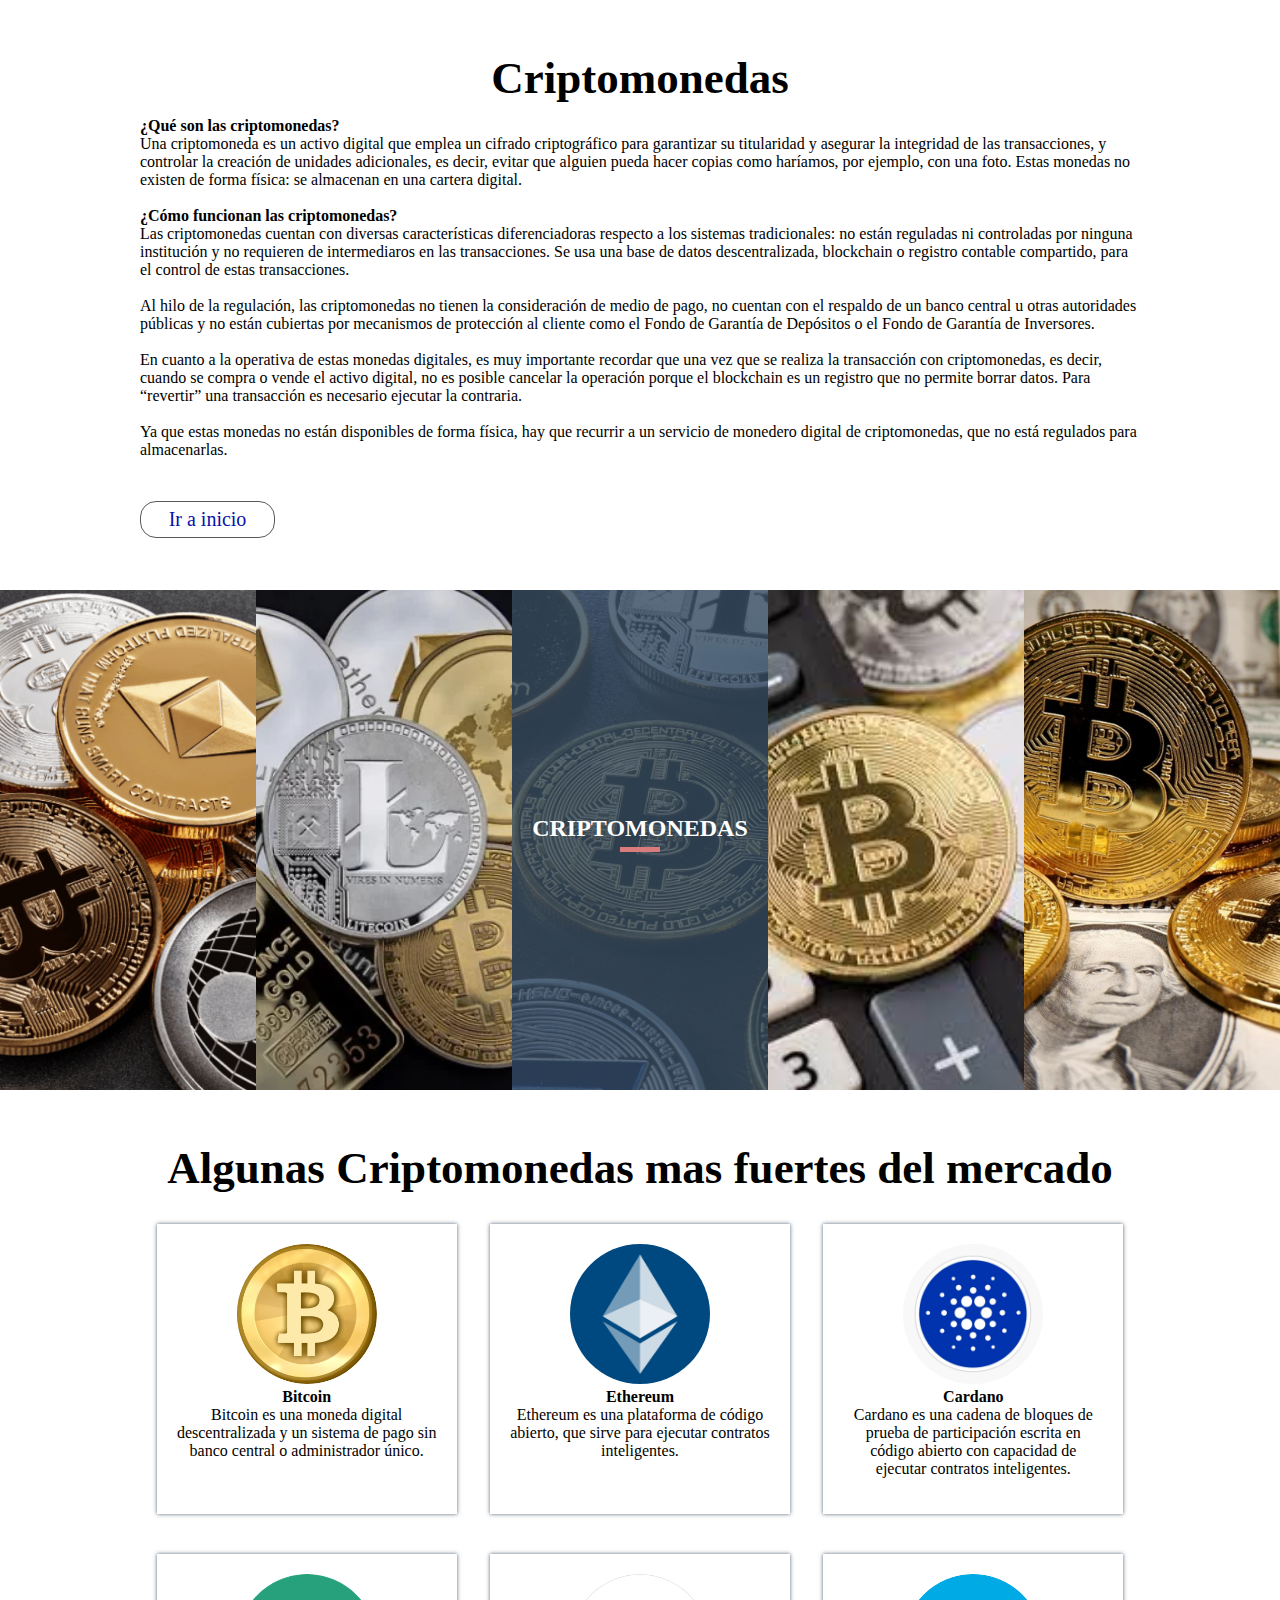
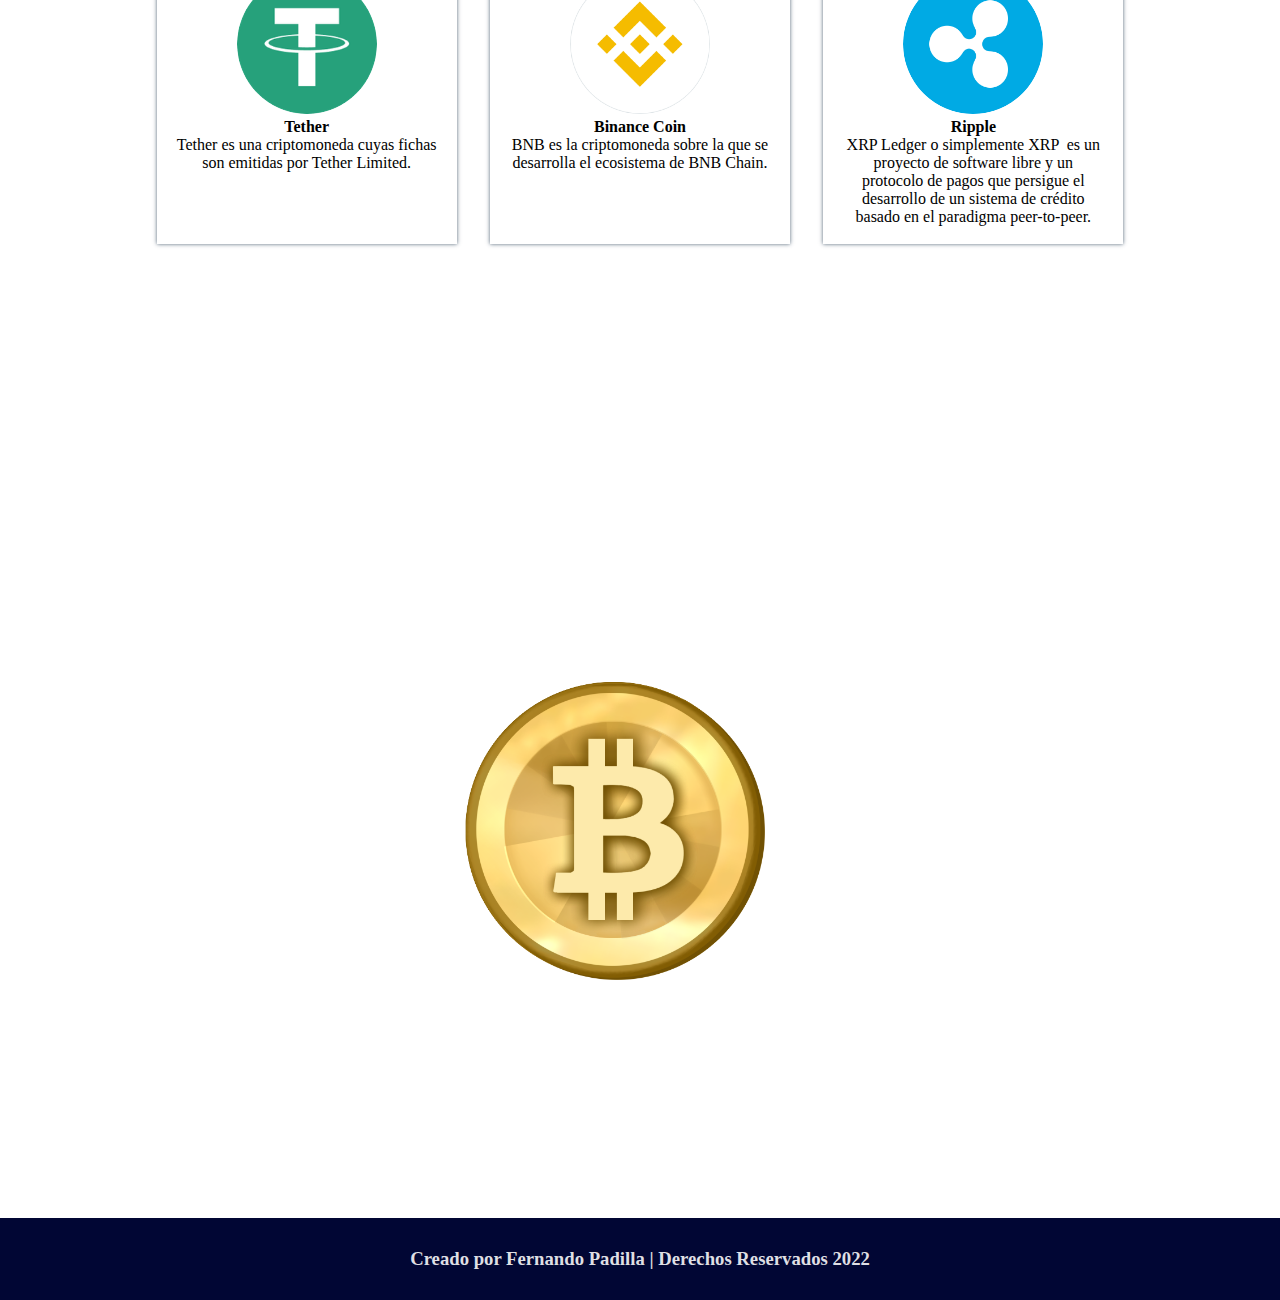
<file: pagina-acercade.html>
<!DOCTYPE html>
<html lang="es">
<head>
    <meta charset="UTF-8">
    <title>Página personalizada</title>
    <meta name="viewport" content="width=device-width, initial-scale=1.0">
    <meta http-equiv="X-UA-Compatible" content="ie=edge">
    <title>Fernando Padilla</title>
    <link rel="stylesheet" href="css/estiloacercade.css">
    <link rel="stylesheet" href="css/footer.css">
</head>
<body>
    <main>
        <section class="acerca-de">
            <div class="contenedor">
                <h2 class="sobre-usted">Criptomonedas</h2>
                <p class="parrafo"></p>
                    <b>¿Qué son las criptomonedas?</b>
                <p class=">parrafo">Una criptomoneda es un activo digital que emplea un cifrado criptográfico para 
                    garantizar su titularidad y asegurar la integridad de las transacciones, y controlar la creación 
                    de unidades adicionales, es decir, evitar que alguien pueda hacer copias como haríamos, por 
                    ejemplo, con una foto. Estas monedas no existen de forma física: se almacenan en una cartera digital. <br><br>

                    <b>¿Cómo funcionan las criptomonedas?</b><br>
                    Las criptomonedas cuentan con diversas características diferenciadoras respecto a los sistemas tradicionales:
                     no están reguladas ni controladas por ninguna institución y no requieren de intermediaros en las transacciones.
                      Se usa una base de datos descentralizada, blockchain o registro contable compartido, para el control de estas 
                      transacciones.<br><br>

                    Al hilo de la regulación, las criptomonedas no tienen la consideración de medio de pago, no cuentan con el 
                    respaldo de un banco central u otras autoridades públicas y no están cubiertas por mecanismos de protección al
                     cliente como el Fondo de Garantía de Depósitos o el Fondo de Garantía de Inversores.<br><br>

                    En cuanto a la operativa de estas monedas digitales, es muy importante recordar que una vez que se realiza la 
                    transacción con criptomonedas, es decir, cuando se compra o vende el activo digital, no es posible cancelar la 
                    operación porque el blockchain es un registro que no permite borrar datos. Para “revertir” una transacción es 
                    necesario ejecutar la contraria.<br><br>

                    Ya que estas monedas no están disponibles de forma física, hay que recurrir a un servicio de monedero digital 
                    de criptomonedas, que no está regulados para almacenarlas. 
                    <br><br>
                </p>
                <a href="index.html" class="boton" align="left">Ir a inicio</a>
            </div>
        </section>
        <section class="galeria">
            <div class="imagenes">
                <img src="img/criptos.png" alt="">
            </div>
            <div class="imagenes">
                <img src="img/criptos2.webp" alt="">
            </div>
            <div class="imagenes">
                <img src="img/criptos3.jpg" alt="">
                <div class="encima">
                    <h2>CRIPTOMONEDAS</h2>
                    <div></div>
                </div>
            </div>
            <div class="imagenes">
                <img src="img/criptos4.jfif" alt="">

            </div>
            <div class="imagenes">
                <img src="img/criptos5.jpg" alt="">
            </div>
        </section>
        <section class="creador">
            <div class="contenedor">
                <h2 class="sobre-usted">Algunas Criptomonedas mas fuertes del mercado</h2>
                <div class="cards">
                    <div class="card">
                        <img src="img/bitcoinpng.png" alt="">
                        <h4>Bitcoin</h4>
                        <p>Bitcoin​ es una moneda digital descentralizada y un sistema de pago​​ sin banco central o administrador único.​​</p>
                    </div>
                    <div class="card">
                        <img src="img/ethereum.jfif.opdownload" alt="">
                        <h4>Ethereum</h4>
                        <p>Ethereum es una plataforma de código abierto, que sirve para ejecutar contratos inteligentes.</p>
                    </div>
                    <div class="card">
                        <img src="img/cardano.jpg " alt="">
                        <h4>Cardano</h4>
                        <p>Cardano es una cadena de bloques de prueba de participación escrita en código abierto con capacidad de ejecutar contratos inteligentes​.</p>
                    </div>
                    <div class="card">
                        <img src="img/tether.png" alt="">
                        <h4>Tether</h4>
                        <p>Tether es una​ criptomoneda cuyas fichas son emitidas por Tether Limited.</p>
                    </div>
                    <div class="card">
                        <img src="img/binancecoin.webp" alt="">
                        <h4>Binance Coin</h4>
                        <p>BNB es la criptomoneda sobre la que se desarrolla el ecosistema de BNB Chain.</p>
                    </div>
                    <div class="card">
                        <img src="img/ripple.png" alt="">
                        <h4>Ripple</h4>
                        <p>XRP Ledger o simplemente XRP ​​​ es un proyecto de software libre y un protocolo de pagos que persigue el desarrollo de un sistema de crédito basado en el paradigma peer-to-peer. </p>
                    </div>
                </div>
            </div>
        </section>
        <section class="fondo">
            <div class="contenedor">
                <h3 class="subtitulo-objetivo">Existen una gran cantidad de criptomonedas, pero estas son arriesgadas de utilizar por su precio volatil, es facil que el precio se hunda y facil que suba.</h3>
                   
                    <div class="imagen-logo">
                        <img src="img/bitcoinpng.png" alt="">
                </div>
                </div>
        </section>
    </main>
    <footer>
        <label class=""></label><h3>Creado por Fernando Padilla | Derechos Reservados 2022</h3>
    </footer>
</body>

</html>
</file>
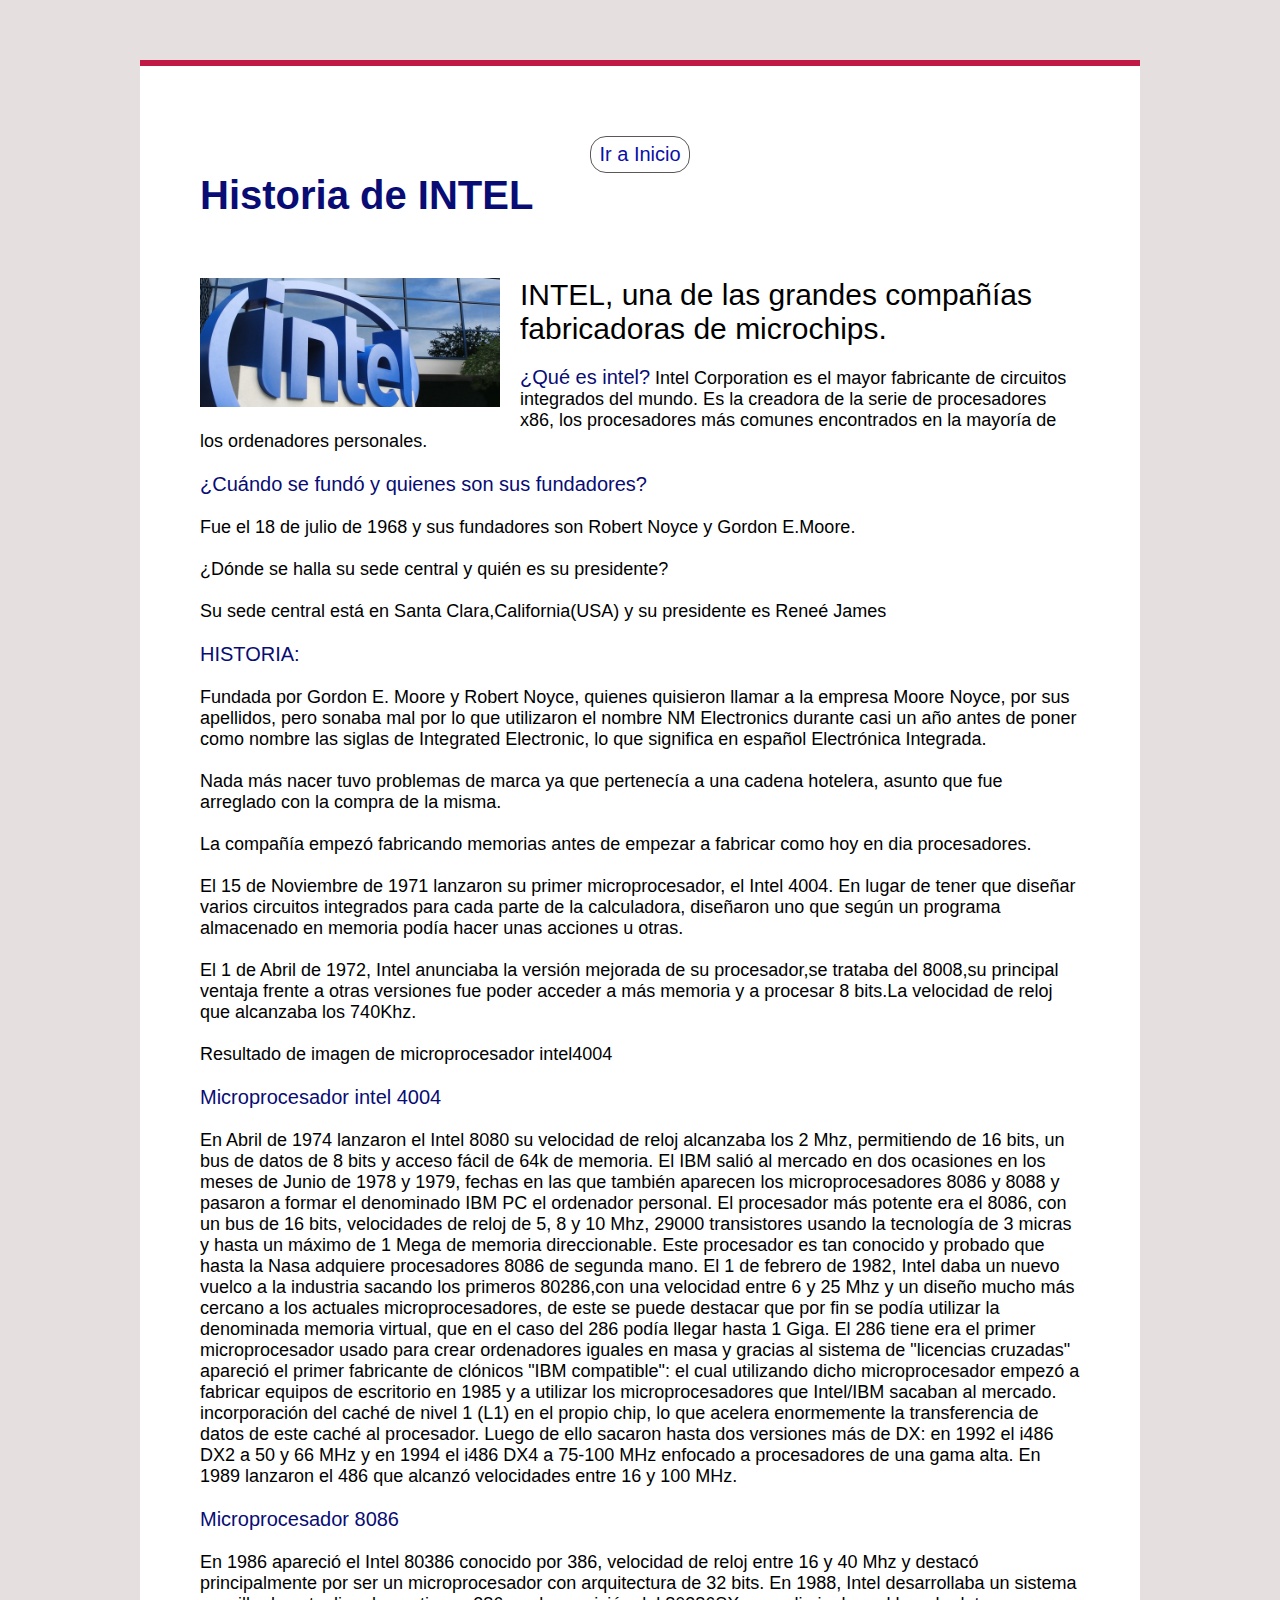
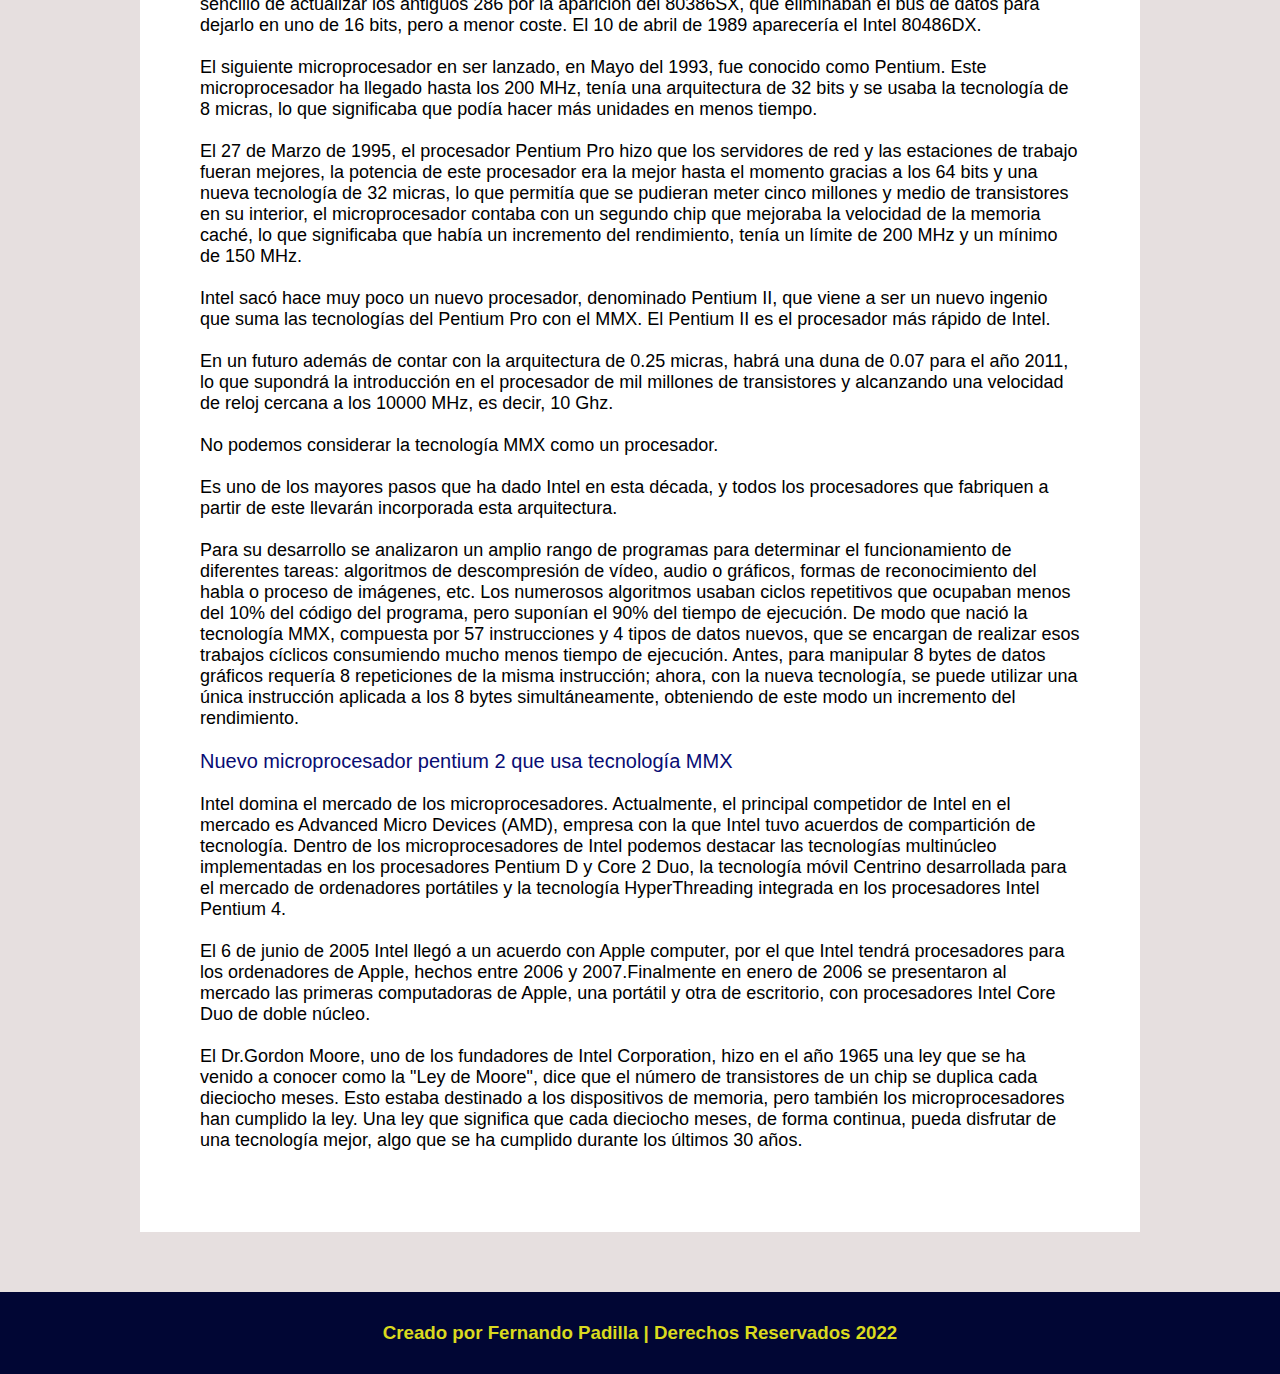
<file: texto_imagenes.html>
<!DOCTYPE html>
<html lang="es">
<head>
<meta charset="UTF-8">
<title>Tendencias</title>
<link rel="stylesheet" href="css/estilo2.css">


<meta name="viewport" content="width=device-width, user-
scalable=no, initial-scale=1.0, maximum-scale=1.0, minimum-scale=1.0">

</head>
<body>
<header>
</header>

<div class="container-all">
  <center><a href="index.html" class="boton">Ir a Inicio</a></center>
<h1 class="title">Historia de INTEL</h1>
<img src="img/intel.jpg">
<h1 class="sub-title">INTEL, una de las grandes compañías fabricadoras de microchips.</h1>

    <p><b:</b>

     <p><b>¿Qué es intel?</b>



Intel Corporation es el mayor fabricante de circuitos integrados del mundo. Es la creadora de la serie de procesadores x86, los procesadores más comunes encontrados en la mayoría de los ordenadores personales.
<br><br>


<b>¿Cuándo se fundó y quienes son sus fundadores?</b>

<br><br>

Fue el 18 de julio de 1968 y sus fundadores son Robert Noyce y Gordon E.Moore.

<br><br>

¿Dónde se halla su sede central y quién es su presidente?

<br><br>

Su sede central está en Santa Clara,California(USA) y su presidente es Reneé James

<br><br>

<b>HISTORIA:</b>

<br><br>

Fundada por Gordon E. Moore y Robert Noyce, quienes quisieron llamar a la empresa Moore Noyce, por sus apellidos, pero sonaba mal por lo que utilizaron el nombre NM Electronics durante casi un año antes de poner como nombre las siglas de Integrated Electronic, lo que significa en español Electrónica Integrada.
<br><br>
Nada más nacer tuvo problemas de marca ya que pertenecía a una cadena hotelera, asunto que fue arreglado con la compra de la misma.
<br><br>
La compañía empezó fabricando memorias antes de empezar a fabricar

como hoy en dia procesadores.
<br><br>
El 15 de Noviembre de 1971 lanzaron su primer microprocesador, el Intel 4004. En lugar de tener que diseñar varios circuitos integrados para cada parte de la calculadora, diseñaron uno que según un programa almacenado en memoria podía hacer unas acciones u otras.
<br><br>
El 1 de Abril de 1972, Intel anunciaba la versión mejorada de su procesador,se trataba del 8008,su principal ventaja frente a otras versiones fue poder acceder a más memoria y a procesar 8 bits.La velocidad de reloj que alcanzaba los 740Khz.
<br><br>


Resultado de imagen de microprocesador intel4004
<br><br>


<b>Microprocesador intel 4004</b>

<br><br>

En Abril de 1974 lanzaron el Intel 8080 su velocidad de reloj alcanzaba los 2 Mhz, permitiendo de 16 bits, un bus de datos de 8 bits y acceso fácil de 64k de memoria.

El IBM salió al mercado en dos ocasiones en los meses de Junio de 1978 y 1979, fechas en las que también aparecen los microprocesadores 8086 y 8088 y pasaron a formar el denominado IBM PC el ordenador personal. El procesador más potente era el 8086, con un bus de 16 bits, velocidades de reloj de 5, 8 y 10 Mhz, 29000 transistores usando la tecnología de 3 micras y hasta un máximo de 1 Mega de memoria direccionable. Este procesador es tan conocido y probado que hasta la Nasa adquiere procesadores 8086 de segunda mano.

El 1 de febrero de 1982, Intel daba un nuevo vuelco a la industria sacando los primeros 80286,con una velocidad entre 6 y 25 Mhz y un diseño mucho más cercano a los actuales microprocesadores, de este se puede destacar que por fin se podía utilizar la denominada memoria virtual, que en el caso del 286 podía llegar hasta 1 Giga.

El 286 tiene era el primer microprocesador usado para crear ordenadores iguales en masa y gracias al sistema de "licencias cruzadas" apareció el primer fabricante de clónicos "IBM compatible": el cual utilizando dicho microprocesador empezó a fabricar equipos de escritorio en 1985 y a utilizar los microprocesadores que Intel/IBM sacaban al mercado.

incorporación del caché de nivel 1 (L1) en el propio chip, lo que acelera enormemente la transferencia de datos de este caché al procesador.

Luego de ello sacaron hasta dos versiones más de DX: en 1992 el i486 DX2 a 50 y 66 MHz y en 1994 el i486 DX4 a 75-100 MHz enfocado a procesadores de una gama alta.

En 1989 lanzaron el 486 que alcanzó velocidades entre 16 y 100 MHz.

<br><br>

<b>Microprocesador 8086</b>

<br><br>

En 1986 apareció el Intel 80386 conocido por 386, velocidad de reloj entre 16 y 40 Mhz y destacó principalmente por ser un microprocesador con arquitectura de 32 bits.

En 1988, Intel desarrollaba un sistema sencillo de actualizar los antiguos 286 por  la aparición del 80386SX, que eliminaban el bus de datos para dejarlo en uno de 16 bits, pero a menor coste.

El 10 de abril de 1989 aparecería el Intel 80486DX.

<br><br>





El siguiente microprocesador en ser lanzado, en Mayo del 1993, fue conocido como Pentium. Este microprocesador ha llegado hasta los 200 MHz, tenía una arquitectura de 32 bits y se usaba la tecnología de 8 micras, lo que significaba que podía hacer más unidades en menos tiempo.

<br><br>
El 27 de Marzo de 1995, el procesador Pentium Pro hizo que los servidores de red y las estaciones de trabajo fueran mejores, la potencia de este procesador era la mejor hasta el momento gracias a los 64 bits y una nueva tecnología de 32 micras, lo que permitía que se pudieran meter cinco millones y medio de transistores en su interior, el microprocesador contaba con un segundo chip que mejoraba la velocidad de la memoria caché, lo que significaba que había un incremento del rendimiento, tenía un límite de 200 MHz y un mínimo de 150 MHz.
<br><br>

Intel sacó hace muy poco un nuevo procesador, denominado Pentium II, que viene a ser un nuevo ingenio que suma las tecnologías del Pentium Pro con el MMX. El Pentium II es el procesador más rápido de Intel.
<br><br>

En un futuro además de contar con la arquitectura de 0.25 micras, habrá una duna de 0.07 para el año 2011, lo que supondrá la introducción en el procesador de mil millones de transistores y alcanzando una velocidad de reloj cercana a los 10000 MHz, es decir, 10 Ghz.
<br><br>

No podemos considerar la tecnología MMX como un procesador.
<br><br>
Es uno de los mayores pasos que ha dado Intel en esta década, y todos los procesadores que fabriquen a partir de este llevarán incorporada esta arquitectura.

<br><br>
Para su desarrollo se analizaron un amplio rango de programas para determinar el funcionamiento de diferentes tareas: algoritmos de descompresión de vídeo, audio o gráficos, formas de reconocimiento del habla o proceso de imágenes, etc. Los numerosos algoritmos usaban ciclos repetitivos que ocupaban menos del 10% del código del programa, pero suponían el 90% del tiempo de ejecución. De modo que nació la tecnología MMX, compuesta por 57 instrucciones y 4 tipos de datos nuevos, que se encargan de realizar esos trabajos cíclicos consumiendo mucho menos tiempo de ejecución. Antes, para manipular 8 bytes de datos gráficos requería 8 repeticiones de la misma instrucción; ahora, con la nueva tecnología, se puede utilizar una única instrucción aplicada a los 8 bytes simultáneamente, obteniendo de este modo un incremento del rendimiento.


<br><br>




<b>Nuevo microprocesador pentium 2 que usa tecnología MMX</b>

<br><br>

Intel domina el mercado de los microprocesadores. Actualmente, el principal competidor de Intel en el mercado es Advanced Micro Devices (AMD), empresa con la que Intel tuvo acuerdos de compartición de tecnología. Dentro de los microprocesadores de Intel podemos destacar las tecnologías multinúcleo implementadas en los procesadores Pentium D y Core 2 Duo, la tecnología móvil Centrino desarrollada para el mercado de ordenadores portátiles y la tecnología HyperThreading integrada en los procesadores Intel Pentium 4.
<br><br>
El 6 de junio de 2005 Intel llegó a un acuerdo con Apple computer, por el que Intel tendrá procesadores para los ordenadores de Apple, hechos entre 2006 y 2007.Finalmente en enero de 2006 se presentaron al mercado las primeras computadoras de Apple, una portátil y otra de escritorio, con procesadores Intel Core Duo de doble núcleo.

<br><br>
El Dr.Gordon Moore, uno de los fundadores de Intel Corporation, hizo en el año 1965 una ley que se ha venido a conocer como la "Ley de Moore", dice que el número de transistores de un chip se duplica cada dieciocho meses. Esto estaba destinado a los dispositivos de memoria, pero también los microprocesadores han cumplido la ley. Una ley que significa que cada dieciocho meses, de forma continua, pueda disfrutar de una tecnología mejor, algo que se ha cumplido durante los últimos 30 años.
<br><br>
</p> </div>
<footer>
<label class=""></label><h3>Creado por Fernando Padilla |

Derechos Reservados 2022</h3>
</footer>
</body>
</html>
</file>
<file: css/estiloprincipal.css>
body{
    margin: 15;
    padding: 0;
    font-size: 16px;
    line-height: 1.4em;
    color: rgb(83, 11, 11);
    background: #efefef;
    font-family: sans-serif;
}

.section{
    clear: both;
    padding: 0;
    margin: 0;
}

header{
    position: fixed;
    top: 0;
    left: 0;
    width: 100%;
    height: 90px;
    background: #1b1b1b; /* Color del header */
    box-shadow: #460653; /* Código por definir para que sirve */ 
    z-index: 2;
}

.header-content{
    max-width: 1200px; /* Comentario */
    margin: auto; /* Comentario */
    display: flex;
    justify-content: space-between; /* Comentario */
}

.logo{
    height: 80px; /* Altura del logo en el header */ 
    display: flex;
    justify-content: center;
    align-items: center;
}

.logo h1 b{
    color: #ffffff; /* Color del texto Informática*/
}


.menu {
    height: 80px; /* Altura del Menú en el header */
}

.menu nav{
    height: 100%; /* Altura del menu de navegación */
}

.menu nav ul{
    height: 100%;
    display:flex; /* posición del menú de navegación*/
    list-style: none;
}

.menu nav ul li{
    height: 100%;
    margin: 0px 20px; /* margen entre la lista del menú*/
    display: flex; /* Indica la capacidad de un elemento flexible para alterar sus dimensiones y llenar el espacio disponible */
    justify-content: center;
    align-items: center;
    position: relative;
}

.menu-selected:before{ /* Selector del menú, linea de color*/
    content: '';
    width: 100%;
    height: 7px; /* Linea indicando la navegación seleccionada*/
    background: #690f65; /* color del selector*/
    position:fixed;
    top: 0;
    left: 0;
}

.menu nav ul li a{ /* posición del menú de navegación*/
    color: #ffffff; /* */
    font-size: 18px; /* posición del menú de navegación*/
    transition: color 300ms; /* posición del menú de navegación*/
}

.menu nav ul li a:hover{
    color: #f5d23d; /* color del efecto al pasar el puntero en el menú */
}

.menu .text-menu-selected{ /* Selector menú Inicio */
    color: #d66cf7;
}

.menu nav ul li a i{ /* No borrar! */
    display: none;
}

#icon-menu{ /* propiedades del icono del menú */
    width: 50px;
    height: 50px;
    position: absolute;
    right: 20px;
    top: 16px;
    padding: 10px;
    font-size: 20px;
    background: #c0c0c7; /* Color del icono del menú*/
    border-radius: 100%;
    color: #4e4b4b; /* Color interior icono del menú */
    display: none;
    justify-content: center;
    align-items: center;
    cursor: pointer;
}

#icon-menu:hover{ /*Efecto señalador con el mouse */
    opacity: 0.8;
}


/* Propiedades de Portada*/
.container-cover{
    width: 100%;
    height: 800px;
    position: relative;
    margin-top: 80px;
    background-image: url(../img/fondoprincipal.jpg);
    background-position: center;
    background-size: cover;
    background-repeat: no-repeat;
    text-align: justify;
}

/* Propiedades la cubierta de portada*/
.container-cover:before{ 
    content: '';
    width: 100%;
    height: 100%;
    background: rgba(46, 46, 46, 0.8); /* color de la cubierta*/
    position: absolute;
    top: 0;
    left: 0;
}

/* Propiedades contenedor de la cubierta */
.container-info-cover{
    max-width: 800px;  /*ancho máximo del contenedor de la cubierta */
    height: 600px; /* altura de la contenedor de la cubierta */
    margin: auto;
    text-align: center;
    display: flex;
    flex-direction: column;
    justify-content: center;
    align-items: center;
    position: relative;
    z-index: 1;
}

.container-info-cover h1{ /* texto titulo en portada */
    font-size: 60px;
    font-weight: 90px;
    color: #ffffff; /* color del titulo en portada */
    margin-bottom: 0px;
}

.container-info-cover p{ /* texto subtitulo en portada*/
    color: #ffffff; /* color del subtitulo en portada */
    font-size: 28px;
    font-weight: 200;

    
}
@media screen and (max-width: 1220px){

    .header-content,
    .container-content,
    .container-footer footer{
        max-width: 1000px;
        padding: 0 20px;
    }
    .blog-content,
    .post-link{
        font-size: .9em;
    }
    
    .side-content{
        font-size: .8em;
    }

    .span_3_of_3{
        width: 100%;
    }
    
    .span_2_of_3{
        width: 63%;
    }
    
    .span_1_of_3{
        width: 32.2%;
    }


}

@media screen and (max-width: 1020px){

    .container-content{
        width: 100%;
        flex-direction: column;
    }

    article{
        box-shadow: 0 0 0 0;
    }

    .container-aside{
        display: flex;
        justify-content: center;
    }

    .container-aside aside{
        max-width: 300px;
        margin: 0px;
    }


}


@media screen and (max-width: 800px){

    body{
        overflow-x: hidden;
    }
    .container-all{
        transition: all 300ms cubic-bezier(1,0,0,1);
    }

    .move-container-all{
        transform: translateX(300px);
    }

    .menu{
        width: 0px;
        height: 100vh;
        position: fixed;
        top: 100px;
        left: 0;
        background: #fff;
        overflow: hidden;
        transform: translateX(-350px);
        box-shadow: 10px 0 20px -25px black;
        transition: all 300ms cubic-bezier(1,0,0,1);
    }

    .show-lateral {
        width: 300px;
        transform: translateX(0px);
    }

    .menu nav ul {
        flex-direction: column;
    }

    .menu nav ul li{
        max-width: 200px;
        height: 50px;
        justify-content: flex-start;
    }

    .menu-selected:before{
        width: 0;
    }

    .menu nav ul li a{
        margin-top: 40px;
        color: #858585;
    }

    .menu nav ul li a i{
        width: 20px;
        display: inline-block;
        margin-right: 10px;
        color: #46a2fd;
    }

    #icon-menu{
        display: flex;
    }

    .container-aside{
        flex-wrap: wrap;
    }

}

@media screen and (max-width:1000px){
    
    
    .content-menu{
        position: fixed;
        width: 100%;
        height: auto;
        display: none;
        padding: 20px;
    }
    
    .content-item{
        margin-top: 0px;
        display: flex;
        flex-wrap: wrap;
        overflow: hidden;
        justify-content: center;
    }
    
    .content-item span{
        padding: 20px;
    }
    
    
    .content-menu h4{
        transform: translateX(0px);
    }
    
    
    .content-article{
        padding: 0px;
        margin-top: 60px;
        margin-left: 0;
    }

    .content-article article{
        padding: 10px;
    }
}




/*Segundo codigo css*/


body{
    margin: 0;
    padding: 0;
    font-size: 16px;
    line-height: 1.4em;
    color: rgb(83, 11, 11);
    background: #efefef;
    font-family: sans-serif;
}

img{
    max-width: 100%;
    height: auto;
    border-radius: 3px;
}

a{
    text-decoration: none;
    color: inherit;
}

.section{
    clear: both;
    padding: 0;
    margin: 0;
}

.col{
    display: block;
    float: left;
    margin: 1% 0 1% 1.6%;
}

.col:first-child{
    margin-left: 0;
}
.span_3_of_3{
    width: 100%;
}

.span_2_of_3{
    width: 70%;
}

.span_1_of_3{
    width: 25%;
}




/*Publicaciones*/

.container{
    max-width: 1020px;
    margin: 0 auto;
    margin-top: -20px;
    padding: 20px;
}

.blog-post{
    background: white;
    margin: 0 auto 2em auto;
    padding: 35px 30px;
}

.side-post{
    background: white;
    margin: 0 auto 1.5em auto;
    width: 15em;
    padding: 20px;
}

.blog-content{
    font-size: 1em;
    border-left: 5px solid #7c2be7;
    padding-left: 15px;
}

.side-content{
    font-size: .9em;
    margin-top: 8px;
    margin-bottom: 0px;
}

.blog-title{
    font-weight: 500px;
    font-size: 2.5em;
    margin-top: 10px;
    text-align: center;
}

.date{
    font-size: 1em;
    font-weight: 400;
    color: #9c9c9c;
    margin-top: -10px;
    text-decoration: underline;
    text-decoration-color: currentColor;
}

.post-link{
    color: #5d05a5f6;
    font-style: italic;
    transition: all 0.4s;
}

.post-link:hover{
    text-decoration: underline;
    cursor: pointer;
}

/*footer*/

footer{
    width: 100%;
    float: right;
    background: #2f057e;
    color: white;
    display: flex;
    flex-wrap: wrap;
    padding: 50px;
    box-sizing: border-box;
}

footer h1{
    margin: 20px auto;
}

footer p{
    margin: auto;
}
</file>
<file: css/estilohover.css>
@import url('https://fonts.googleapis.com/css?family=Open+Sans|Roboto'); /* Google Fonts*/


html, body{ /* Tipo del código y Cuerpo del documento... esto ya lo sabe!*/
    margin: 0;
    padding: 0;
}

body{ /* Cuerpo del documento... esto ya lo sabe!*/
    width: 100%;
    background:#ffffff;
    height: 100%;
    font-family: sans-serif;
    letter-spacing: 0.03em; /* espacio de letra*/
    line-height: 1.6;/* altura de línea ... leer más*/
    font-family: 'Open Sans', sans-serif;
}

.title{
    text-align: center;
    font-size: 40px;
    color:#0379ff;
    margin-top: 90px;
    font-weight: 100;
    font-family: 'Roboto', sans-serif;
}


.container{ /* contenedor*/
    width: 100%;
    max-width: 1200px;
    height: 430px;
    display: flex;
    flex-wrap: wrap; /* especifica si los elementos "hijos" son obligados a permanecer en una misma línea o pueden fluir en varias líneas.*/
    justify-content: center;
    margin: auto;
}

.container .card{ /* contenedor tarjeta/imagen*/
    width: 330px;
    height: 615px;
    border-radius: 9px;
    box-shadow: 0 2px 2px rgba(0, 0, 0, 0.2);
    overflow: hidden;
    margin: 20px;
    text-align: center;
    transition: all 0.30s;
}

.container .card:hover{ /* cuando el usuario interactúa con un elemento con un dispositivo señalador, pero no necesariamente lo activa*/
    transform: translateY(-15px); /* Aplica una o varias funciones de transformación sobre un elemento.*/
    box-shadow: 0 12px 16px rgba(0, 0, 0, 0.2); /* describe uno o más efectos de sombra como una lista separada por comas. Permite proyectar una sombra difuminada en la estructura de casi cualquier elemento.*/
    color:#0085e3;
}

.container .card img{
    width: 330px;
    height: 220px;
}


.container .card h4{
    font-weight: 600;
}

.container .card p{
    padding: 0 1rem;
    font-size: 16px;
    font-weight: 300;
}

.container .card a {
    font-weight: 500; /* permite establecer el grosor con el que se muestran las letras del texto */
    text-decoration: none; /* La propiedad text-decoration permite que el texto sea decorado*/
    color: #1100ff;
}
header{
    width: 100%;
    height: 110px;
    background:#0a628c;
    position:inherit;
    z-index: 100;

}

.menu{
    width: auto;
    float: right;
    margin-top: 25px;
    margin-right: 50%;
    
}

.menu ul{
    display: flex;
}
.menu li{
    list-style: none;
}

/*Menú lista, edicion de cajas*/
.menu li a{
    padding: 10px;
    border-radius: 2em;
    border:none;
    outline: 2px solid rgb(253, 253, 253);
    outline-offset: 3px;
    text-decoration: none;
    font-size: 18px;
    font-weight: bold;
    margin: 7px;
}

.menu li a:hover{
    color: white;
}

#check{
    display: none;
}
.icon-menu{
    display: none;
}

#check:checked .menu{
    height: 65px;
}

.boton {
    display: inline-block;
    padding: 6px;
    width: 100px;
    font-weight: 300;
    border: 1px solid rgba(24, 16, 16, .7);
    color: rgb(10, 16, 168);
    font-size: 20px;
    text-align: center;
    text-decoration: none;
    border-radius: 16px;
    margin-top: 10px;
}

@media screen and (max-width:900px){
    .icon-menu{
        display: block;
        color: white;
        float: right;
        padding: 5px;
        font-size: 24px;
        border: 1px solid #000000;
        border-radius: 5px;
        margin-top: 10px;
        margin-right: 16px;
    }
    .icon-menu:hover{
        background: #000000;
        cursor: pointer;
    }

    .menu{
        float: left;
        margin-top: 0px;
        width: 100%;
        height:0;
        overflow: hidden;
        background: #1e1e1e;
        transition: all 300ms;
    }




    header .textos {
        margin-top: 100px;
    }

    header .titulo {
        font-size: 65px;
    }

    header .subtitulo {
        font-size: 25px;
        margin-bottom: 32px;
    }

    .sobre-nosotros {
        font-size: 46px;
    }

    .slogan {
        font-size: 20px;
    }

    .objetivo {
        font-size: 46px;
    }

    .subtitulo-objetivo {
        font-size: 20px;
    }
}
</file>
<file: css/estilo_enlaces_botones.css>
body{
    background: #9bbec1;
    font-family: Arial; 
    font-size: 11px;
    width: 1200px;
    margin: auto;
}

#imagenlogo h1 a{
    margin-left: 700px; 
    padding: 0em 0em 0em 0em;
    text-decoration: none; 
    font-size: 2em; 
    font-weight: bold;
    color: #1a486f;
}

#subtitulo{
    padding: 0em; 
    margin-left: 950px; 
    font-size: 2em; 
    color: #ffffff; 
}

#menu li {
    display: inline-block;
}

#menu li{
    display: block; 
    float: left; 
    margin-right: 2px; 
    padding: 1em 1.5em; 
    background: #000000;

    box-shadow: inset 2px 2px 2px 2px 2px rgba(206, 121, 121, 0.25);
    text-decoration: none; 

    text-shadow: 1px 1px 0px #ffffff;
    text-transform: uppercase; 
    font-size: .90em;
    color: #ffffff;
}

#seccion {
    width: 1150; 
    padding: 20px 40px; 
    background: #FFF;
    height: 100%;
}

img {
    width: 300px;
    float: left;
    margin-right: 20px;
    margin-bottom: 20px;
}


#subtitulo2{
    font-family: tahoma, Geneva, sans-serif;
    font-size: 25px;
    color: #030303;
}

#ladoizquierdo{
    margin: -5px 20px 0px 0px; 
    float: left; 
    width: 65%;
    text-align: justify;
    color: #666;
}

#footer{
    text-align: center; 
    border: 12px; 
    background-color: #f88888;
    width: 102%;
    padding: 5px;
}

p{
    font-family: tahoma;
    font-size: 11pt; 
}

b{
    font-size: 15px; 
    font-family: tahoma;
}
</file>
<file: css/estiloacercade.css>
* {
    margin: 0;
    padding: 0;
    box-sizing: border-box;
}

body {
    font-family: 'open sans';
    font-size: 16px;
}

.contenedor {
    width: 90%;
    max-width: 1000px;
    margin: auto;
    overflow: hidden;
    padding: 52px 0;
}

/* Main */

.sobre-usted {
    text-align: center;
    font-size: 45px;
    margin-bottom: 10px;
    font-weight: 600;
}

.slogan {
    font-size: 24px;
    font-weight: 300;
    text-align: center;
    margin-bottom: 24px;
}

.parrafo {
    margin-bottom: 13px;
    font-weight: 300;
    text-align: justify;
    line-height: 24px;
    color: rgb(24, 16, 16);
    font-size: 21px;
}

.acerca-de .boton {
    display: inline-block;
    padding: 6px;
    width: 135px;
    font-weight: 300;
    border: 1px solid rgba(24, 16, 16, .7);
    color: rgb(10, 16, 168);
    font-size: 20px;
    text-align: center;
    text-decoration: none;
    border-radius: 16px;
    margin-top: 24px;
}



.galeria {
    width: 100%;
    height: 500px;
    overflow: hidden;
    display: flex;
    position: relative;
    flex-wrap: wrap;
}

.imagenes {
    width: 20%;
    height: 500px;
    overflow: hidden;
    position: relative;
}

.imagenes img {
    width: 100%;
    height: 100%;
    object-fit: cover;
}

.encima {
    position: absolute;
    top: 0;
    left: 0;
    width: 100%;
    height: 100%;
    background: rgba(52, 73, 94, 0.815);
}

.encima h2 {
    position: relative;
    top: 45%;
    text-align: center;
    color: #fff;
}

.encima div {
    position: relative;
    display: block;
    top: 46%;
    width: 40px;
    height: 5px;
    background: rgb(218, 124, 124);
    margin: auto;
}

.cards {
    width: 100%;
    margin: auto;
    display: flex;
    flex-wrap: wrap;
    justify-content: space-around;
}

.card {
    margin: 20px 0;
    width: 30%;
    height: 290px;
    text-align: center;
    padding: 20px;
    box-shadow: 0px 0px 4px 0 rgba(52, 73, 94, 0.849);
}

.cards img {
    width: 140px;
    height: 140px;
    object-fit: cover;
    border-radius: 100%;
}

.fondo {
    height: 900px;
    position: relative;
    background-image: url(../img/criptofondo.webp);
    overflow: hidden;
    background-attachment: fixed;
    background-position: center;
    padding-top: 130px;
}

.objetivo,
.subtitulo-objetivo {
    color: #fff;
    text-align: center;
}

.objetivo {
    font-size: 56px;
    margin-top: 48px;
}

.subtitulo-objetivo {
    font-size: 35px;
    font-weight: 300;
    margin-bottom: 64px;
}

.imagen-logo {
    display: flex;
    flex-wrap: wrap;
    margin-bottom: 64px;
    width: 100%;
    justify-content: space-between;
}

.imagen-logo {
    width: 30%;
}

.imagen-logo img {
    width: 100%;
    margin-left: 325px;
}

/*Encabezado o Descripción que aparece en el footer, autor y derechos*/
h3{
    color:rgba(255, 255, 255, 0.878);
}

/* Responsive */

@media screen and (max-width:900px) {
    .card {
        width: 48%;
    }
}

@media screen and (max-width:610px) {
    header .textos {
        margin-top: 130px;
    }

    header .titulo {
        font-size: 75px;
    }

    .none {
        display: none
    }

    .imagenes {
        flex-grow: 1;
    }

    .card {
        width: 90%;
    }

    .fondo {
        height: auto;
    }

    .especial {
        display: none;
    }

    .imagen-logo {
        margin-left:-160px;
    }
}

@media screen and (max-width:380px) {
    header .textos {
        margin-top: 100px;
    }

    header .titulo {
        font-size: 65px;
    }

    header .subtitulo {
        font-size: 25px;
        margin-bottom: 32px;
    }

    .sobre-nosotros {
        font-size: 46px;
    }

    .slogan {
        font-size: 20px;
    }

    .objetivo {
        font-size: 46px;
    }

    .subtitulo-objetivo {
        font-size: 20px;
    }
}
</file>
<file: css/footer.css>
footer{
    margin-top: 2px;
    padding: 30px;
    text-align: center;
    background: #010634;
}
</file>
<file: css/estilo2.css>
@import url('https://fonts.googleapis.com/css2? familia= Lato &family=Pacifico & display=swap');
* {
margin: 0;
padding: 0;
box-sizing: border-box;
font-family: 'Lato', sans-serif;
}
body{
background: rgba(217, 207, 207, 0.66);
}
/*Contenedor de todo*/
.container-all{
width: 100%;
max-width: 1000px;
margin: auto;
padding: 60px;

background: white;
margin-top: 60px;
border-top: 6px solid rgba(191, 22, 68, 0.99);
}
/*Titulo*/
.title{
font-size: 40px;
margin-bottom: 60px;
color:#080c74;
}
/*Subtitulo*/
.sub-title{
font-size: 30px;
font-weight: 400;
color:currentColor;
}
/*Contenedor de imagen*/
.container-all img{
width: 300px;
float: left;
margin-right: 20px;
margin-bottom: 20px;
}
/*Contenedor de todas las etiquetas p*/
.container-all p{
font-size: 18px;
font-weight: 300;
margin-top: 20px;
}
/*Contenedor de todas las etiquetas b*/
.container-all b{
font-size: 20px;
color:#080c74;
font-weight: normal;
}
/*Encabezado o Descripción que aparece en el footer, autor y
derechos*/
h3{
color:rgba(249, 249, 27, 0.878);
}

footer{
    margin-top: 60px;
    padding: 30px;
    text-align: center;
    background: #010634;
    }


    .boton {
        display: inline-block;
        padding: 6px;
        width: 100px;
        font-weight: 300;
        border: 1px solid rgba(24, 16, 16, .7);
        color: rgb(10, 16, 168);
        font-size: 20px;
        text-align: center;
        text-decoration: none;
        border-radius: 16px;
        margin-top: 10px;
    }
</file>
